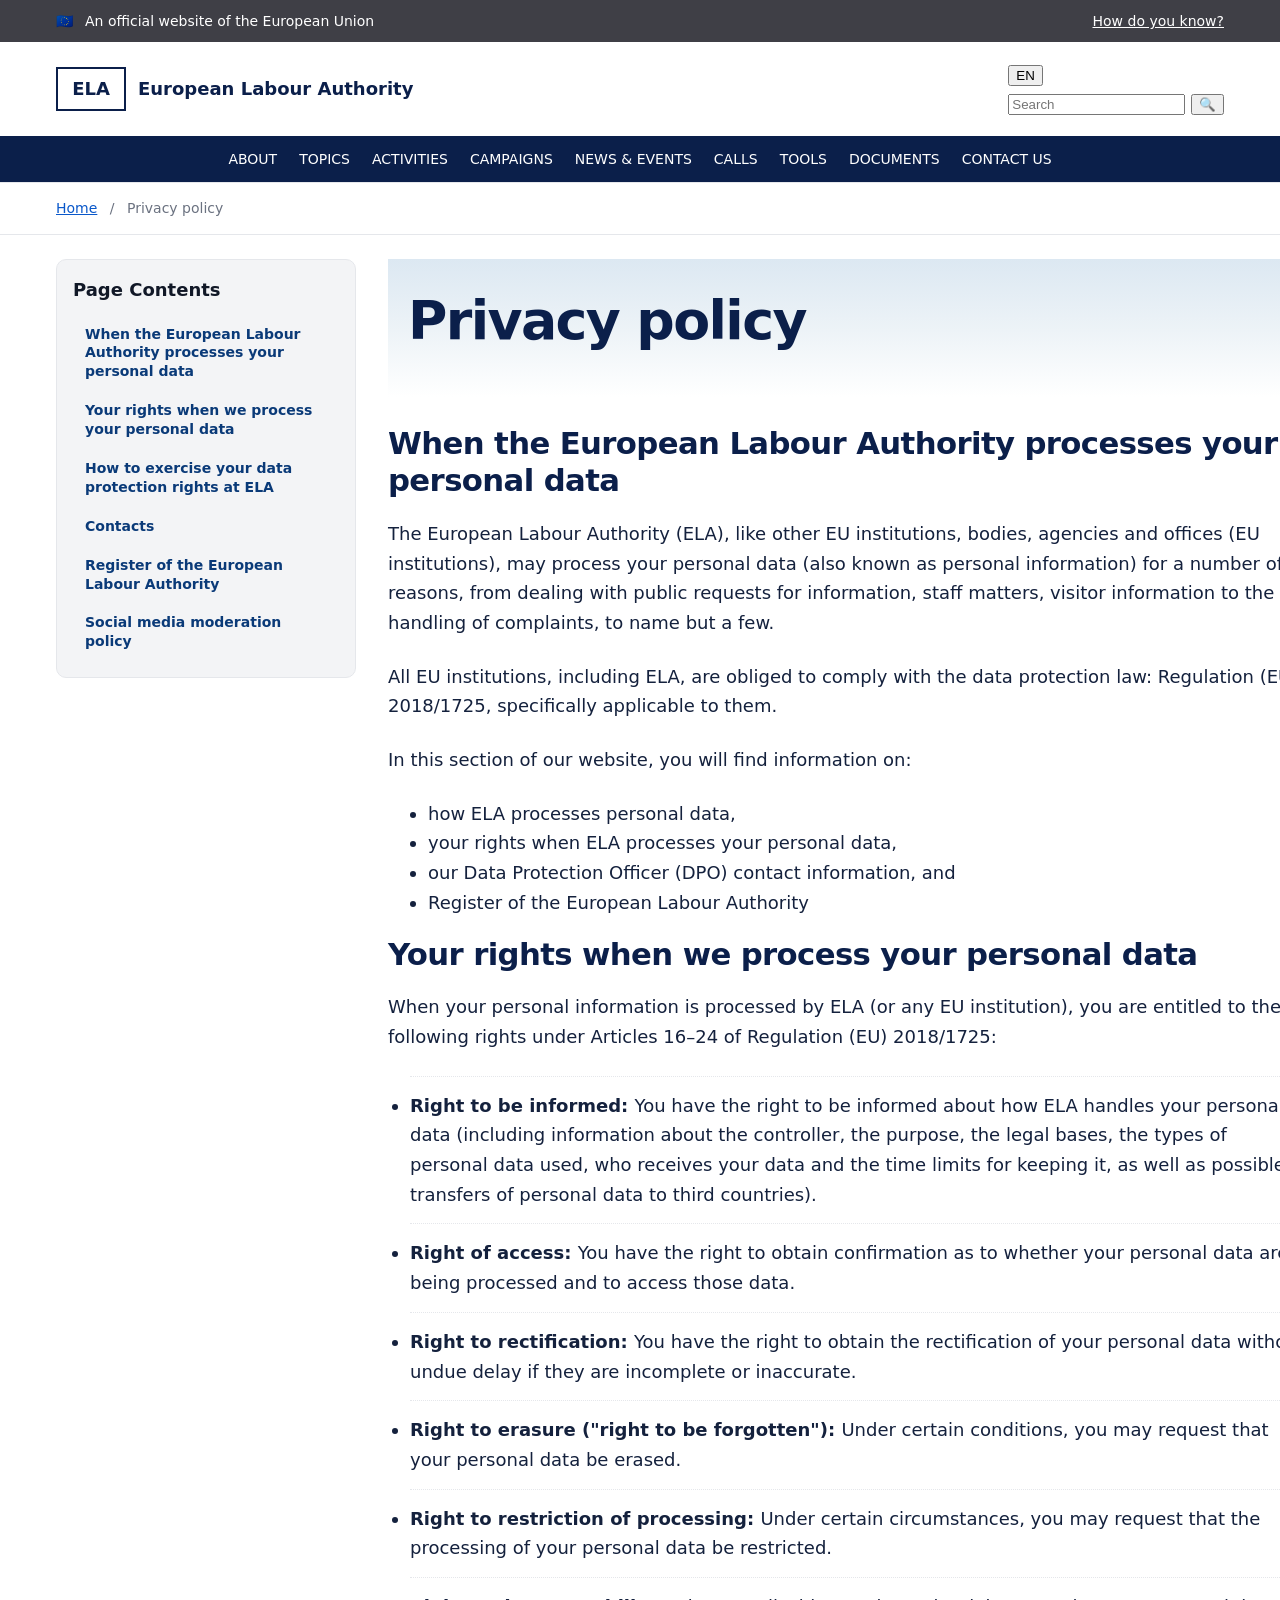
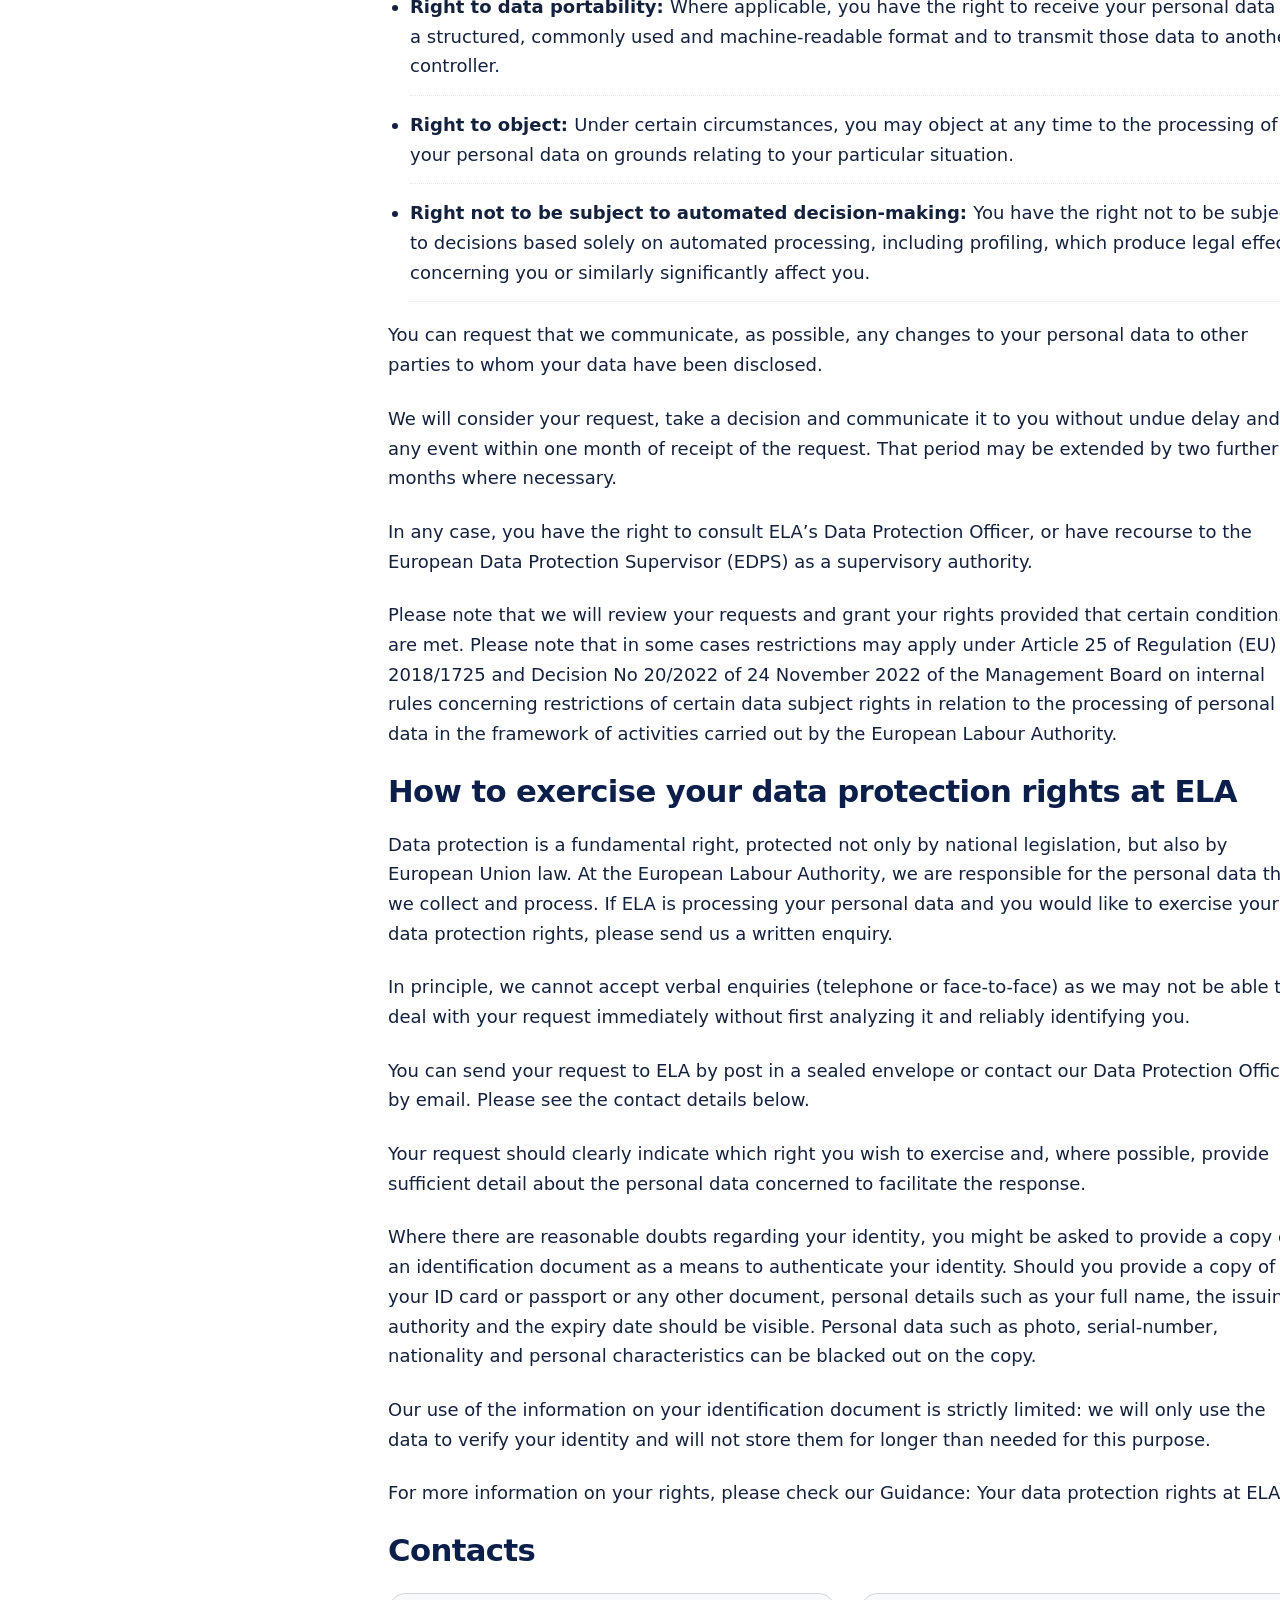
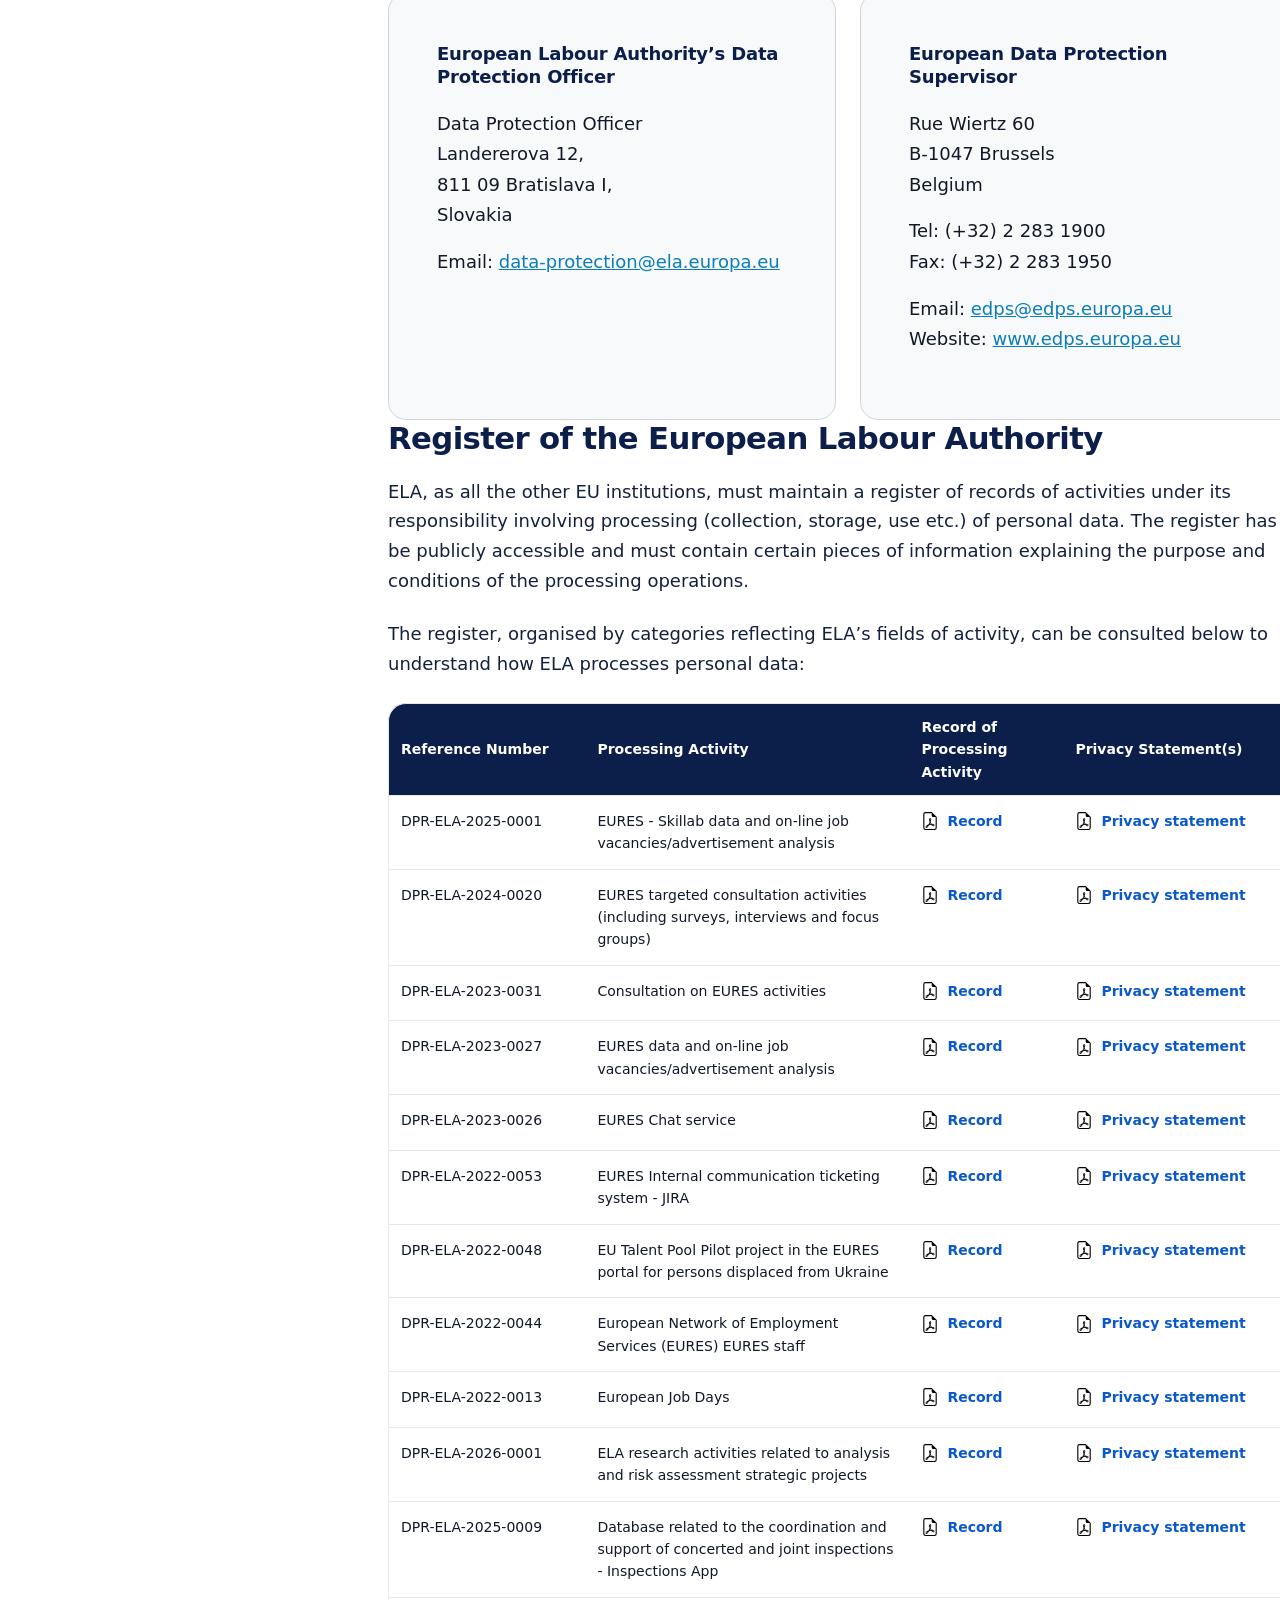
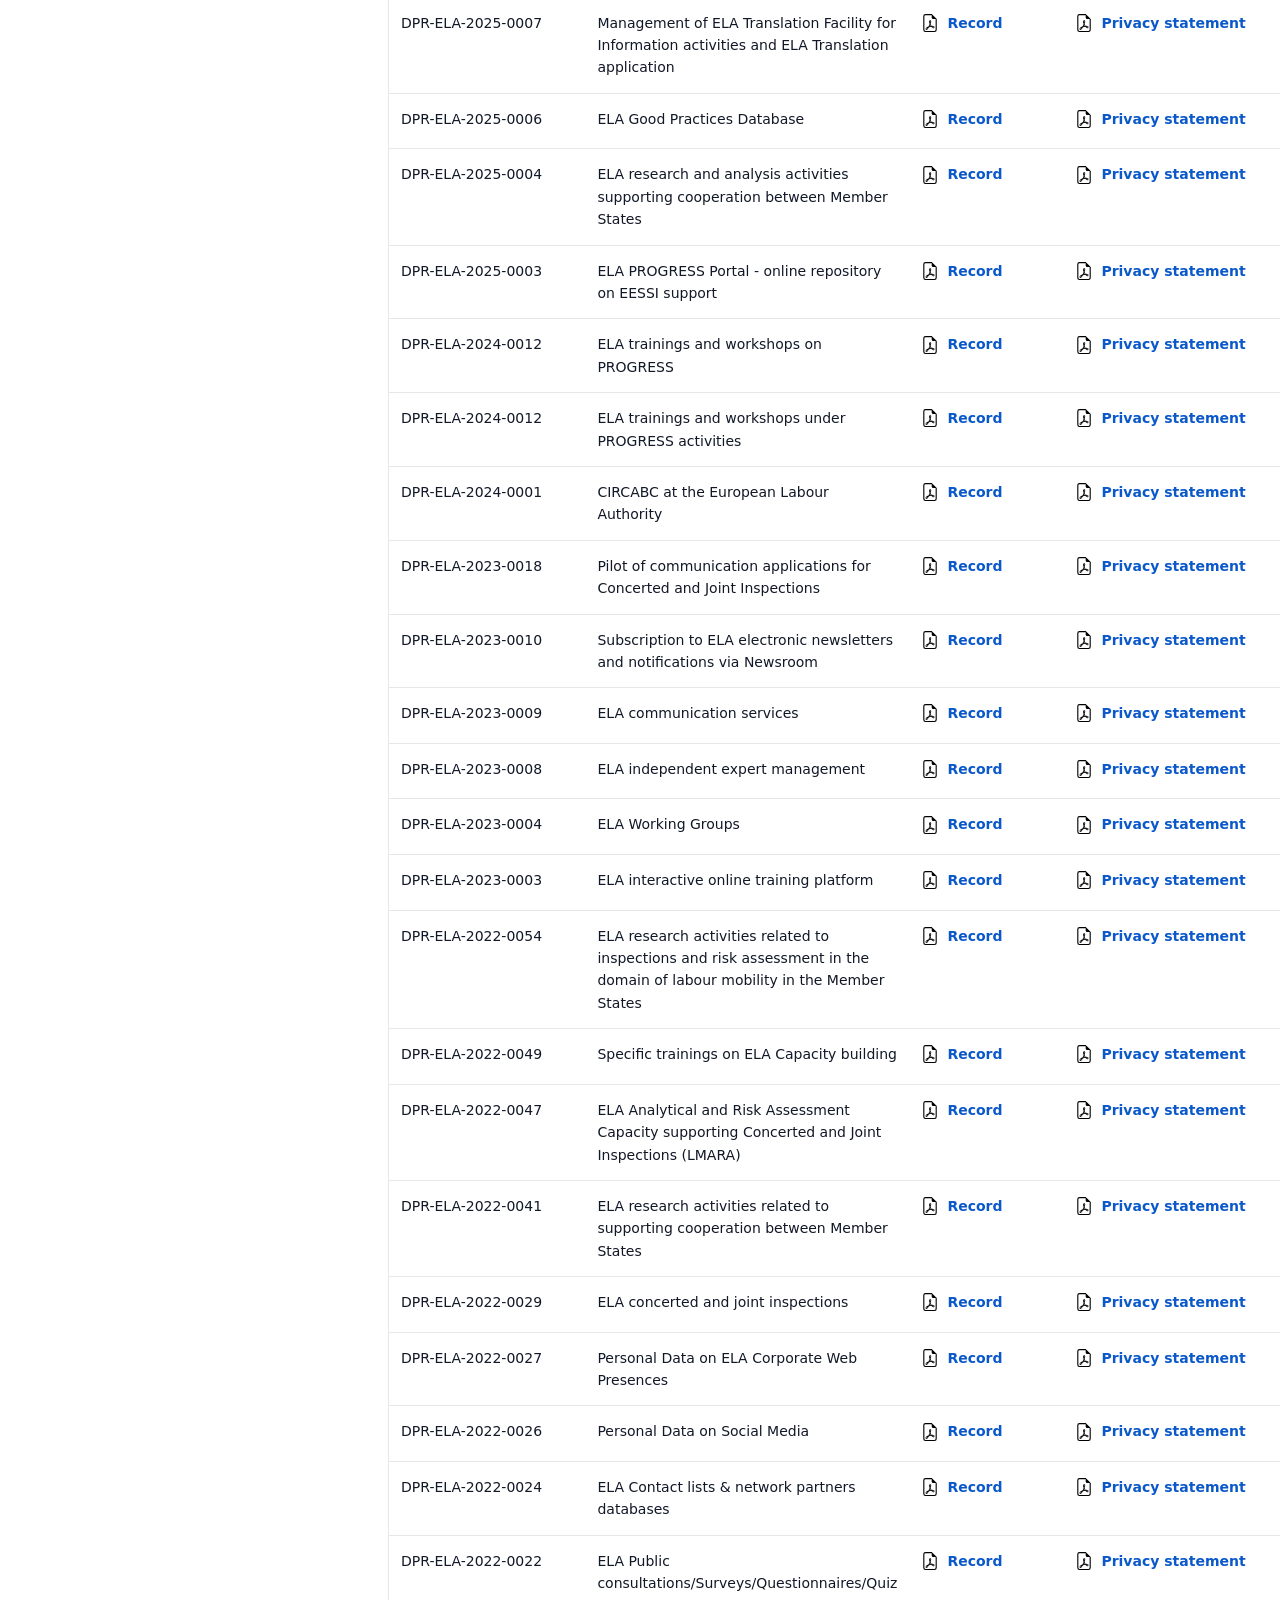
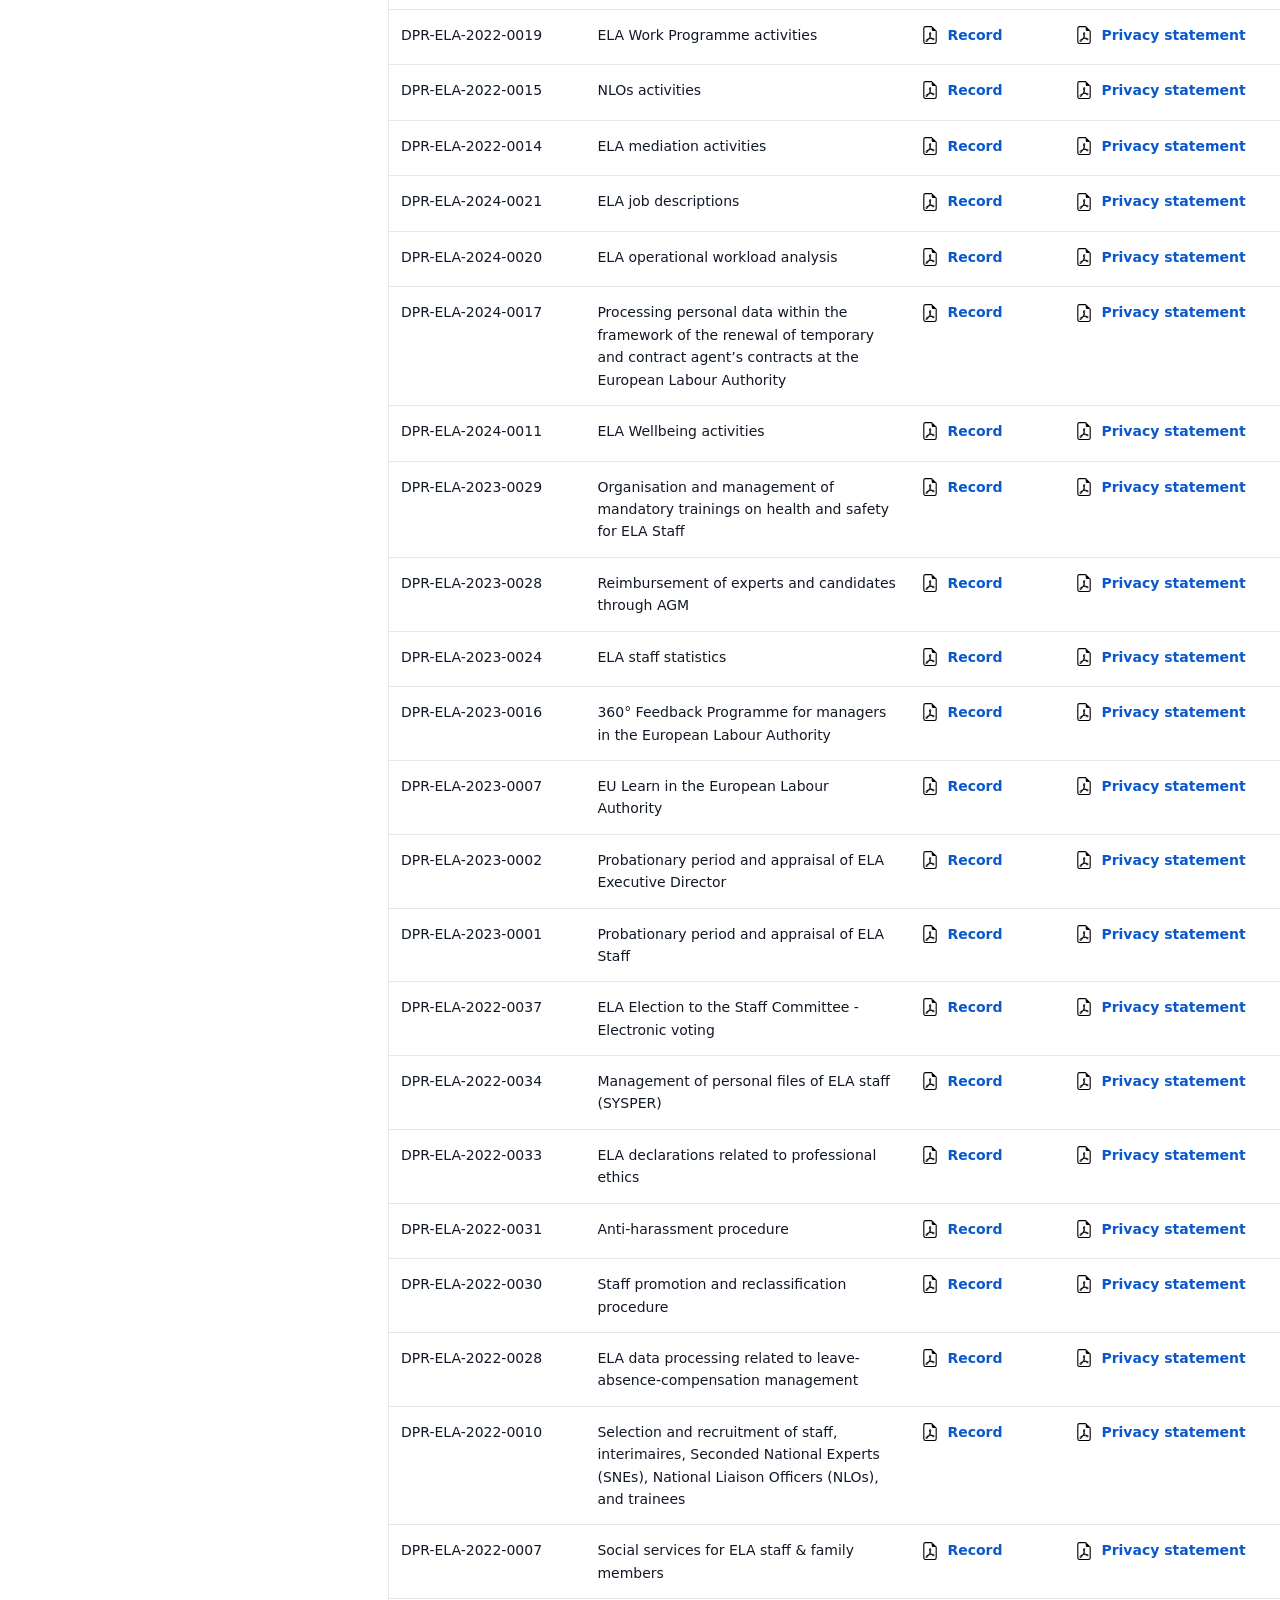
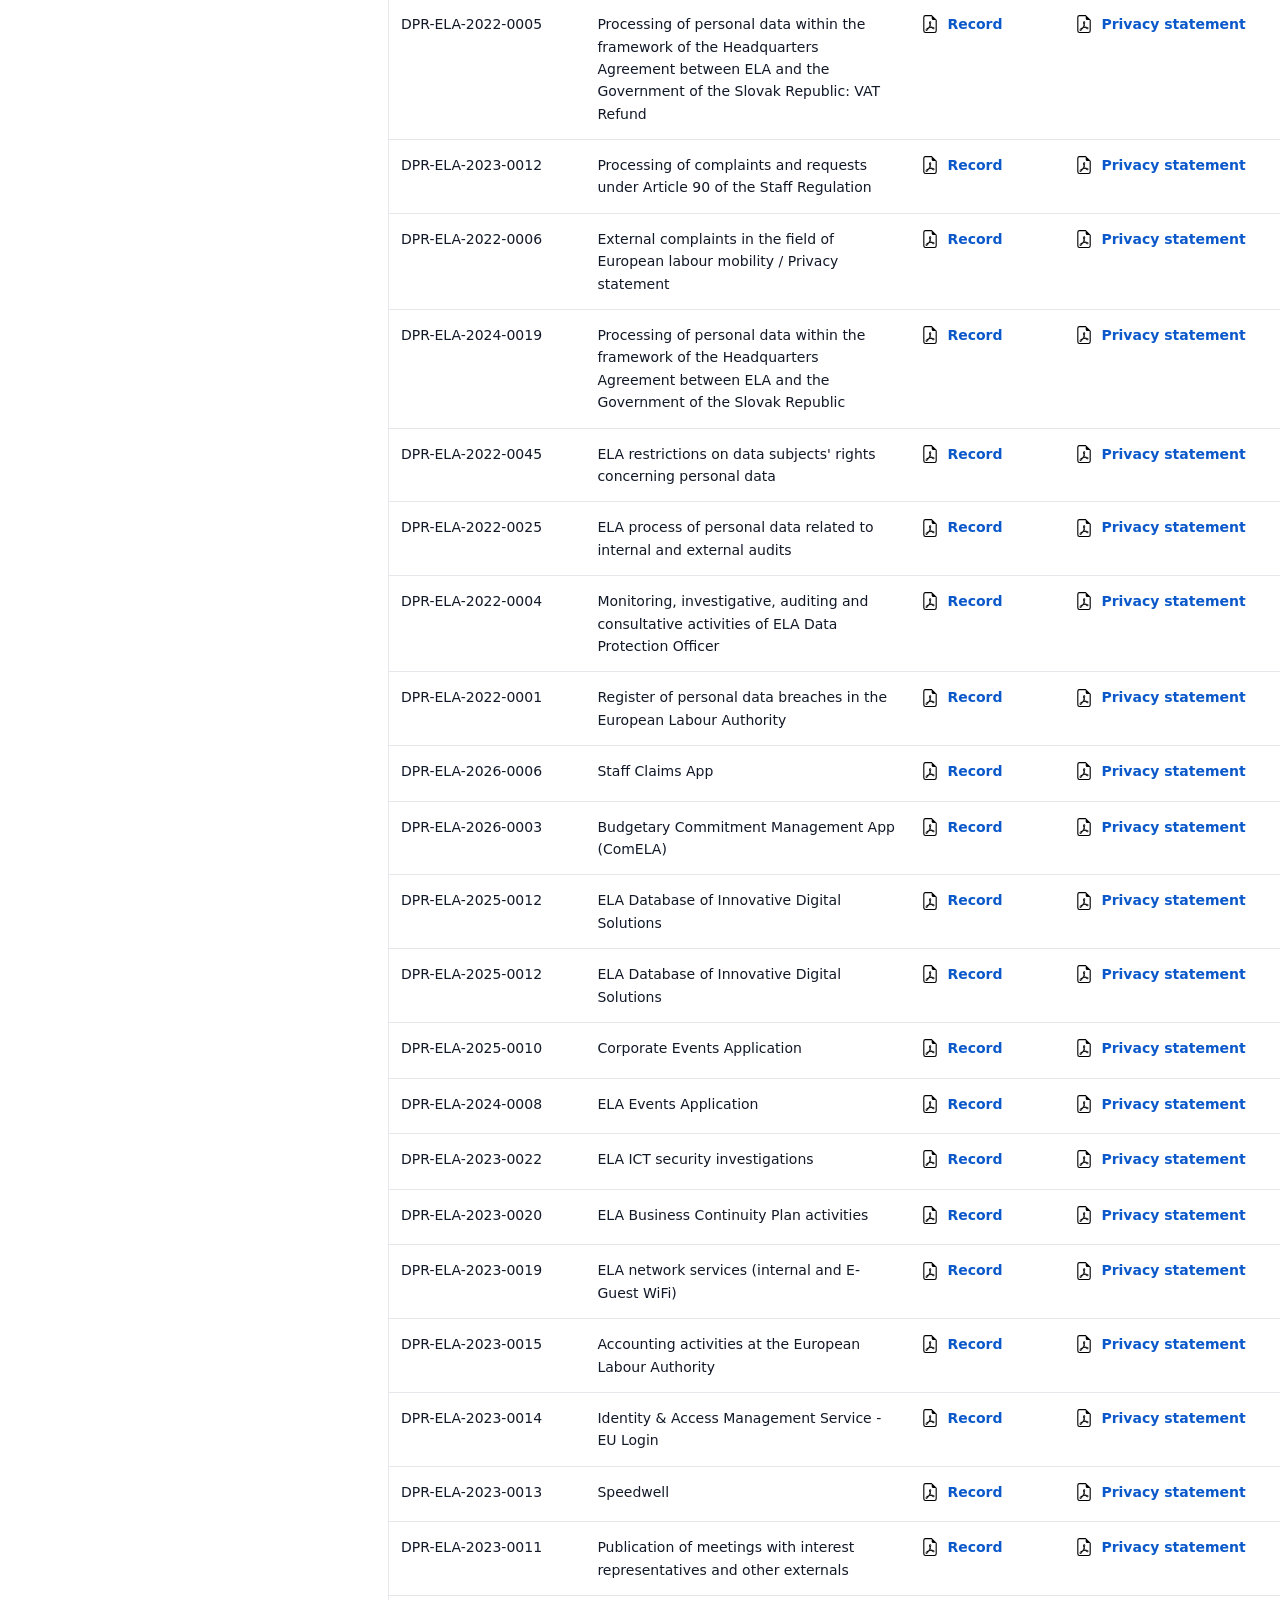
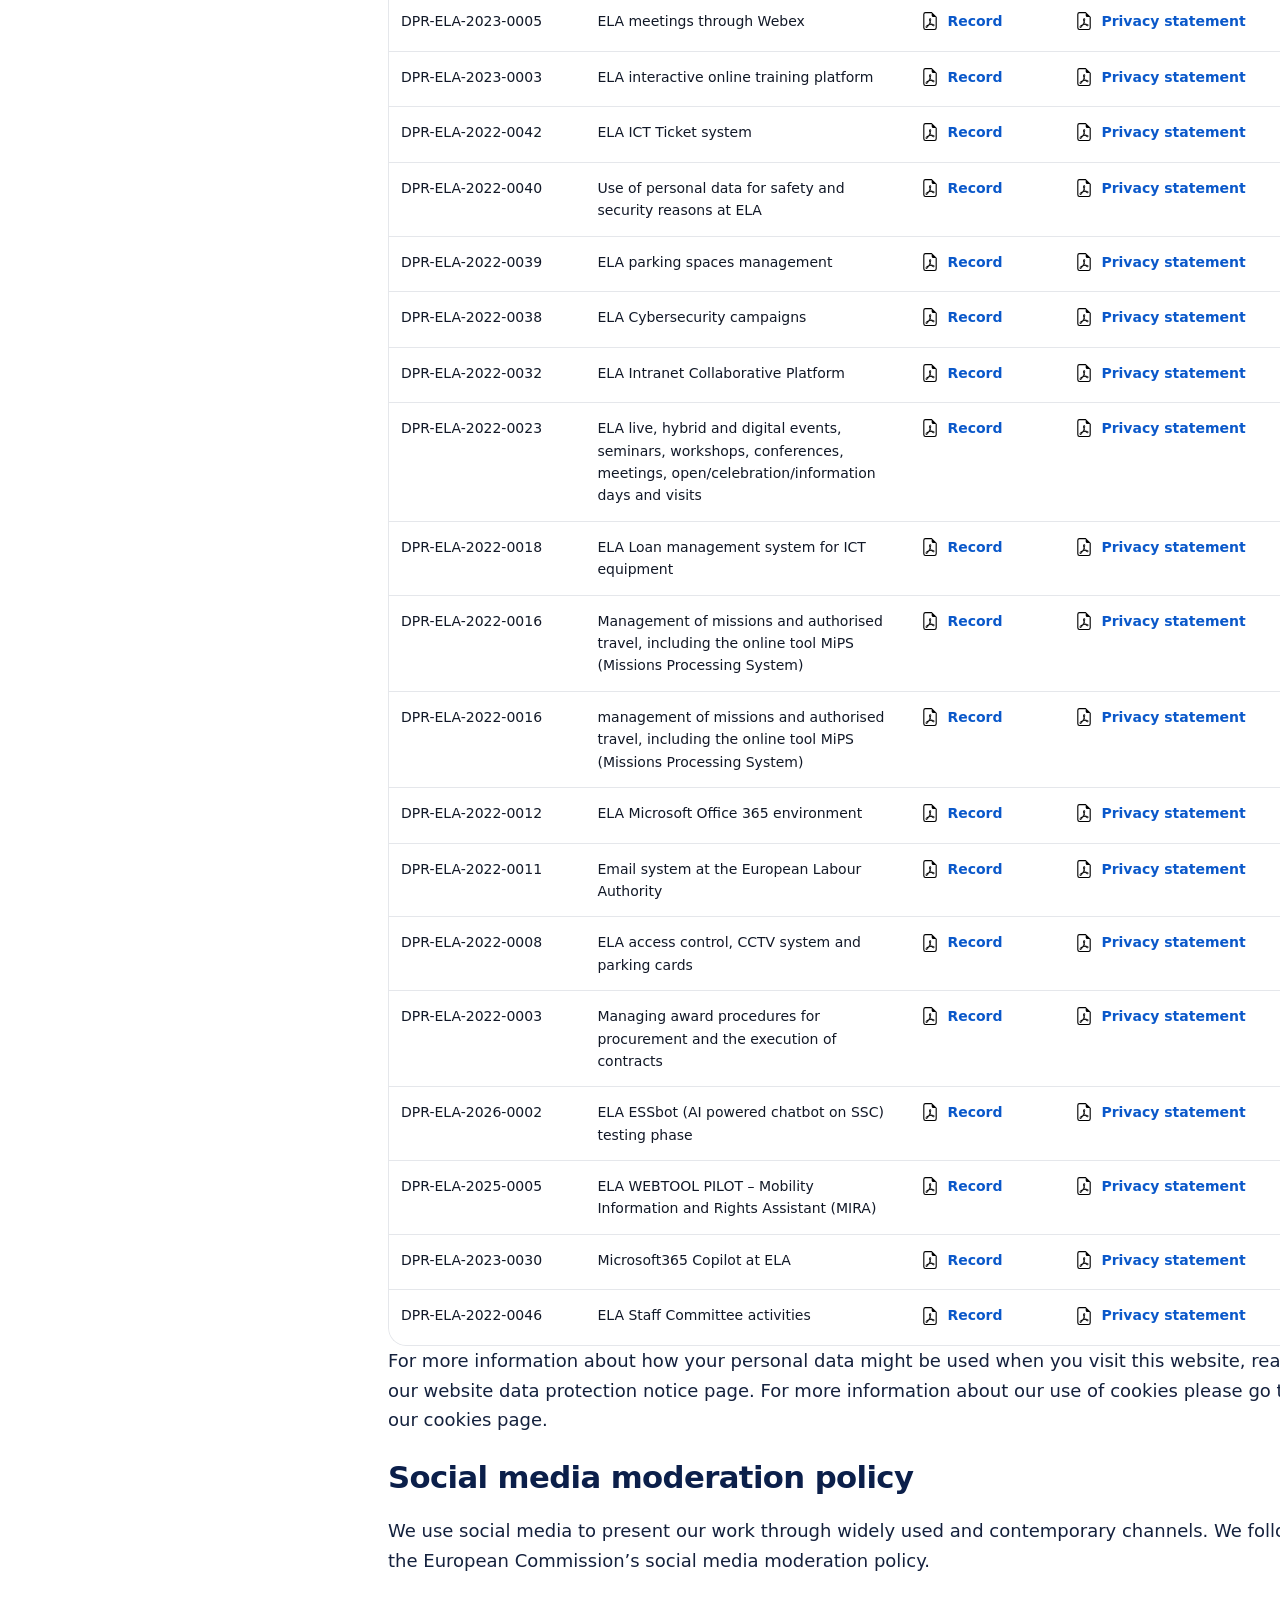
<file: index.html>
<!DOCTYPE html>
<html lang="en">
<head>
  <meta charset="UTF-8" />
  <meta name="viewport" content="width=device-width, initial-scale=1"/>
  <title>Privacy policy | European Labour Authority</title>

  <link rel="stylesheet" href="style.css" />


  <link rel="stylesheet" href="https://cdn.datatables.net/2.1.8/css/dataTables.dataTables.min.css">
  <link rel="stylesheet" href="https://cdn.datatables.net/rowgroup/1.5.1/css/rowGroup.dataTables.min.css">
</head>

<body>

  <div class="eu-bar">
    <div class="eu-bar__inner">
      <span class="eu-flag" aria-hidden="true">🇪🇺</span>
      <span>An official website of the European Union</span>
      <a class="eu-bar__link" href="#" aria-label="How do you know?">How do you know?</a>
    </div>
  </div>

  <header class="site-header">
    <div class="header-inner">
      <div class="brand">
        <div class="logo-box" aria-hidden="true">ELA</div>
        <div class="brand-text">
          <div class="brand-title">European Labour Authority</div>
        </div>
      </div>

      <div class="header-actions">
        <button class="lang-btn" type="button" aria-label="Language">EN</button>
        <form class="search" role="search">
          <input type="search" placeholder="Search" aria-label="Search"/>
          <button type="submit" aria-label="Search">🔍</button>
        </form>
      </div>
    </div>

    <nav class="main-nav" aria-label="Primary">
      <a href="#">ABOUT</a>
      <a href="#">TOPICS</a>
      <a href="#">ACTIVITIES</a>
      <a href="#">CAMPAIGNS</a>
      <a href="#">NEWS & EVENTS</a>
      <a href="#">CALLS</a>
      <a href="#">TOOLS</a>
      <a href="#">DOCUMENTS</a>
      <a href="#">CONTACT US</a>
    </nav>
  </header>

  <div class="breadcrumbs">
    <div class="breadcrumbs-inner">
      <a href="#">Home</a>
      <span class="sep">/</span>
      <span>Privacy policy</span>
    </div>
  </div>

  <div class="page">
    <div class="page-inner">

      <aside class="toc" aria-label="Page contents">
        <div class="toc-card">
          <div class="toc-title">Page Contents</div>
          <ul class="toc-list">
            <li><a href="#s1">When the European Labour Authority processes your personal data</a></li>
            <li><a href="#s2">Your rights when we process your personal data</a></li>
            <li><a href="#s3">How to exercise your data protection rights at ELA</a></li>
            <li><a href="#s4">Contacts</a></li>
            <li><a href="#s5">Register of the European Labour Authority</a></li>
            <li><a href="#s7">Social media moderation policy</a></li>
          </ul>
        </div>
      </aside>

      <div class="main">
  <section class="page-hero">
    <h1 class="page-title">Privacy policy</h1>
  </section>

        <section id="s1" class="section">
          <h2 class="section-title">When the European Labour Authority processes your personal data</h2>

          <p>The European Labour Authority (ELA), like other EU institutions, bodies, agencies and offices (EU institutions), may process your personal data (also known as personal information) for a number of reasons, from dealing with public requests for information, staff matters, visitor information to the handling of complaints, to name but a few.</p>

          <p>All EU institutions, including ELA, are obliged to comply with the data protection law: Regulation (EU) 2018/1725, specifically applicable to them.</p>

          <p>In this section of our website, you will find information on:</p>

          <ul>
            <li>how ELA processes personal data,</li>
            <li>your rights when ELA processes your personal data,</li>
            <li>our Data Protection Officer (DPO) contact information, and</li>
            <li>Register of the European Labour Authority</li>
          </ul>
        </section>

        <section id="s2" class="section">
          <h2 class="section-title">Your rights when we process your personal data</h2>

          <p>When your personal information is processed by ELA (or any EU institution), you are entitled to the following rights under Articles 16–24 of Regulation (EU) 2018/1725:</p>

          <ul class="rights-list">
            <li class="rights-item">
              <span class="right-title">Right to be informed</span><span class="right-sep">: </span>
              <span class="right-desc">You have the right to be informed about how ELA handles your personal data (including information about the controller, the purpose, the legal bases, the types of personal data used, who receives your data and the time limits for keeping it, as well as possible transfers of personal data to third countries).</span>
            </li>
            <li class="rights-item">
              <span class="right-title">Right of access</span><span class="right-sep">: </span>
              <span class="right-desc">You have the right to obtain confirmation as to whether your personal data are being processed and to access those data.</span>
            </li>
            <li class="rights-item">
              <span class="right-title">Right to rectification</span><span class="right-sep">: </span>
              <span class="right-desc">You have the right to obtain the rectification of your personal data without undue delay if they are incomplete or inaccurate.</span>
            </li>
            <li class="rights-item">
              <span class="right-title">Right to erasure ("right to be forgotten")</span><span class="right-sep">: </span>
              <span class="right-desc">Under certain conditions, you may request that your personal data be erased.</span>
            </li>
            <li class="rights-item">
              <span class="right-title">Right to restriction of processing</span><span class="right-sep">: </span>
              <span class="right-desc">Under certain circumstances, you may request that the processing of your personal data be restricted.</span>
            </li>
            <li class="rights-item">
              <span class="right-title">Right to data portability</span><span class="right-sep">: </span>
              <span class="right-desc">Where applicable, you have the right to receive your personal data in a structured, commonly used and machine-readable format and to transmit those data to another controller.</span>
            </li>
            <li class="rights-item">
              <span class="right-title">Right to object</span><span class="right-sep">: </span>
              <span class="right-desc">Under certain circumstances, you may object at any time to the processing of your personal data on grounds relating to your particular situation.</span>
            </li>
            <li class="rights-item">
              <span class="right-title">Right not to be subject to automated decision-making</span><span class="right-sep">: </span>
              <span class="right-desc">You have the right not to be subject to decisions based solely on automated processing, including profiling, which produce legal effects concerning you or similarly significantly affect you.</span>
            </li>
          </ul>

          <p>You can request that we communicate, as possible, any changes to your personal data to other parties to whom your data have been disclosed.</p>
          <p>We will consider your request, take a decision and communicate it to you without undue delay and in any event within one month of receipt of the request. That period may be extended by two further months where necessary.</p>
          <p>In any case, you have the right to consult ELA’s Data Protection Officer, or have recourse to the European Data Protection Supervisor (EDPS) as a supervisory authority.</p>
          <p>Please note that we will review your requests and grant your rights provided that certain conditions are met. Please note that in some cases restrictions may apply under Article 25 of Regulation (EU) 2018/1725 and Decision No 20/2022 of 24 November 2022 of the Management Board on internal rules concerning restrictions of certain data subject rights in relation to the processing of personal data in the framework of activities carried out by the European Labour Authority.</p>
        </section>

        <section id="s3" class="section">
          <h2 class="section-title">How to exercise your data protection rights at ELA</h2>

          <p>Data protection is a fundamental right, protected not only by national legislation, but also by European Union law. At the European Labour Authority, we are responsible for the personal data that we collect and process. If ELA is processing your personal data and you would like to exercise your data protection rights, please send us a written enquiry.</p>

<p>In principle, we cannot accept verbal enquiries (telephone or face-to-face) as we may not be able to deal with your request immediately without first analyzing it and reliably identifying you.</p>

<p>You can send your request to ELA by post in a sealed envelope or contact our Data Protection Officer by email. Please see the contact details below.</p>

<p>Your request should clearly indicate which right you wish to exercise and, where possible, provide sufficient detail about the personal data concerned to facilitate the response.</p>

<p>Where there are reasonable doubts regarding your identity, you might be asked to provide a copy of an identification document as a means to authenticate your identity. Should you provide a copy of your ID card or passport or any other document, personal details such as your full name, the issuing authority and the expiry date should be visible. Personal data such as photo, serial-number, nationality and personal characteristics can be blacked out on the copy.</p>

<p>Our use of the information on your identification document is strictly limited: we will only use the data to verify your identity and will not store them for longer than needed for this purpose.</p>

<p>For more information on your rights, please check our Guidance: Your data protection rights at ELA.</p>
        </section>

        <section id="s4" class="section">
  <h2 class="section-title">Contacts</h2>

  <div class="contacts-grid">
    <div class="contact-card">
      <h3>European Labour Authority’s Data Protection Officer</h3>
      <p>
        Data Protection Officer<br>
        Landererova 12,<br>
        811 09 Bratislava I,<br>
        Slovakia
      </p>
      <p>
        Email:
        <a href="mailto:data-protection@ela.europa.eu">data-protection@ela.europa.eu</a>
      </p>
    </div>

    <div class="contact-card">
      <h3>European Data Protection Supervisor</h3>
      <p>
        Rue Wiertz 60<br>
        B-1047 Brussels<br>
        Belgium
      </p>
      <p>
        Tel: (+32) 2 283 1900<br>
        Fax: (+32) 2 283 1950
      </p>
      <p>
        Email:
        <a href="mailto:edps@edps.europa.eu">edps@edps.europa.eu</a><br>
        Website:
        <a href="https://www.edps.europa.eu" target="_blank" rel="noopener">www.edps.europa.eu</a>
      </p>
    </div>
  </div>
</section>

<section id="s5" class="section">
  <h2 class="section-title">Register of the European Labour Authority</h2>

  <p>ELA, as all the other EU institutions, must maintain a register of records of activities under its responsibility involving processing (collection, storage, use etc.) of personal data. The register has to be publicly accessible and must contain certain pieces of information explaining the purpose and conditions of the processing operations.</p>

  <p>The register, organised by categories reflecting ELA’s fields of activity, can be consulted below to understand how ELA processes personal data:</p>

  <div class="table-wrap">
    <table id="registerTable" class="display records">
      <thead>
        <tr>
          <th class="col-ref">Reference Number</th>
          <th class="col-act">Processing Activity</th>
          <th class="col-rec">Record of Processing Activity</th>
          <th class="col-ps">Privacy Statement(s)</th>
          <th class="col-cat">Category</th>
        </tr>
      </thead>

<tbody>

<tr><td>DPR-ELA-2025-0001</td><td>EURES - Skillab data and on-line job vacancies/advertisement analysis</td><td><a class="doc-link" href="#"><img class="pdf-svg" src="file-earmark-pdf.svg" alt=""><span>Record</span></a></td><td><a class="doc-link" href="#"><img class="pdf-svg" src="file-earmark-pdf.svg" alt=""><span>Privacy statement</span></a></td><td>EURES</td></tr>
<tr><td>DPR-ELA-2024-0020</td><td>EURES targeted consultation activities (including surveys, interviews and focus groups)</td><td><a class="doc-link" href="#"><img class="pdf-svg" src="file-earmark-pdf.svg" alt=""><span>Record</span></a></td><td><a class="doc-link" href="#"><img class="pdf-svg" src="file-earmark-pdf.svg" alt=""><span>Privacy statement</span></a></td><td>EURES</td></tr>
<tr><td>DPR-ELA-2023-0031</td><td>Consultation on EURES activities</td><td><a class="doc-link" href="#"><img class="pdf-svg" src="file-earmark-pdf.svg" alt=""><span>Record</span></a></td><td><a class="doc-link" href="#"><img class="pdf-svg" src="file-earmark-pdf.svg" alt=""><span>Privacy statement</span></a></td><td>EURES</td></tr>
<tr><td>DPR-ELA-2023-0027</td><td>EURES data and on-line job vacancies/advertisement analysis</td><td><a class="doc-link" href="#"><img class="pdf-svg" src="file-earmark-pdf.svg" alt=""><span>Record</span></a></td><td><a class="doc-link" href="#"><img class="pdf-svg" src="file-earmark-pdf.svg" alt=""><span>Privacy statement</span></a></td><td>EURES</td></tr>
<tr><td>DPR-ELA-2023-0026</td><td>EURES Chat service</td><td><a class="doc-link" href="#"><img class="pdf-svg" src="file-earmark-pdf.svg" alt=""><span>Record</span></a></td><td><a class="doc-link" href="#"><img class="pdf-svg" src="file-earmark-pdf.svg" alt=""><span>Privacy statement</span></a></td><td>EURES</td></tr>
<tr><td>DPR-ELA-2022-0053</td><td>EURES Internal communication ticketing system - JIRA</td><td><a class="doc-link" href="#"><img class="pdf-svg" src="file-earmark-pdf.svg" alt=""><span>Record</span></a></td><td><a class="doc-link" href="#"><img class="pdf-svg" src="file-earmark-pdf.svg" alt=""><span>Privacy statement</span></a></td><td>EURES</td></tr>
<tr><td>DPR-ELA-2022-0048</td><td>EU Talent Pool Pilot project in the EURES portal for persons displaced from Ukraine</td><td><a class="doc-link" href="#"><img class="pdf-svg" src="file-earmark-pdf.svg" alt=""><span>Record</span></a></td><td><a class="doc-link" href="#"><img class="pdf-svg" src="file-earmark-pdf.svg" alt=""><span>Privacy statement</span></a></td><td>EURES</td></tr>
<tr><td>DPR-ELA-2022-0044</td><td>European Network of Employment Services (EURES) EURES staff</td><td><a class="doc-link" href="#"><img class="pdf-svg" src="file-earmark-pdf.svg" alt=""><span>Record</span></a></td><td><a class="doc-link" href="#"><img class="pdf-svg" src="file-earmark-pdf.svg" alt=""><span>Privacy statement</span></a></td><td>EURES</td></tr>
<tr><td>DPR-ELA-2022-0013</td><td>European Job Days</td><td><a class="doc-link" href="#"><img class="pdf-svg" src="file-earmark-pdf.svg" alt=""><span>Record</span></a></td><td><a class="doc-link" href="#"><img class="pdf-svg" src="file-earmark-pdf.svg" alt=""><span>Privacy statement</span></a></td><td>EURES</td></tr>

<tr><td>DPR-ELA-2026-0001</td><td>ELA research activities related to analysis and risk assessment strategic projects</td><td><a class="doc-link" href="#"><img class="pdf-svg" src="file-earmark-pdf.svg" alt=""><span>Record</span></a></td><td><a class="doc-link" href="#"><img class="pdf-svg" src="file-earmark-pdf.svg" alt=""><span>Privacy statement</span></a></td><td>Operations</td></tr>
<tr><td>DPR-ELA-2025-0009</td><td>Database related to the coordination and support of concerted and joint inspections - Inspections App</td><td><a class="doc-link" href="#"><img class="pdf-svg" src="file-earmark-pdf.svg" alt=""><span>Record</span></a></td><td><a class="doc-link" href="#"><img class="pdf-svg" src="file-earmark-pdf.svg" alt=""><span>Privacy statement</span></a></td><td>Operations</td></tr>
<tr><td>DPR-ELA-2025-0007</td><td>Management of ELA Translation Facility for Information activities and ELA Translation application</td><td><a class="doc-link" href="#"><img class="pdf-svg" src="file-earmark-pdf.svg" alt=""><span>Record</span></a></td><td><a class="doc-link" href="#"><img class="pdf-svg" src="file-earmark-pdf.svg" alt=""><span>Privacy statement</span></a></td><td>Operations</td></tr>
<tr><td>DPR-ELA-2025-0006</td><td>ELA Good Practices Database</td><td><a class="doc-link" href="#"><img class="pdf-svg" src="file-earmark-pdf.svg" alt=""><span>Record</span></a></td><td><a class="doc-link" href="#"><img class="pdf-svg" src="file-earmark-pdf.svg" alt=""><span>Privacy statement</span></a></td><td>Operations</td></tr>
<tr><td>DPR-ELA-2025-0004</td><td>ELA research and analysis activities supporting cooperation between Member States</td><td><a class="doc-link" href="#"><img class="pdf-svg" src="file-earmark-pdf.svg" alt=""><span>Record</span></a></td><td><a class="doc-link" href="#"><img class="pdf-svg" src="file-earmark-pdf.svg" alt=""><span>Privacy statement</span></a></td><td>Operations</td></tr>
<tr><td>DPR-ELA-2025-0003</td><td>ELA PROGRESS Portal - online repository on EESSI support</td><td><a class="doc-link" href="#"><img class="pdf-svg" src="file-earmark-pdf.svg" alt=""><span>Record</span></a></td><td><a class="doc-link" href="#"><img class="pdf-svg" src="file-earmark-pdf.svg" alt=""><span>Privacy statement</span></a></td><td>Operations</td></tr>
<tr><td>DPR-ELA-2024-0012</td><td>ELA trainings and workshops on PROGRESS</td><td><a class="doc-link" href="#"><img class="pdf-svg" src="file-earmark-pdf.svg" alt=""><span>Record</span></a></td><td><a class="doc-link" href="#"><img class="pdf-svg" src="file-earmark-pdf.svg" alt=""><span>Privacy statement</span></a></td><td>Operations</td></tr>
<tr><td>DPR-ELA-2024-0012</td><td>ELA trainings and workshops under PROGRESS activities</td><td><a class="doc-link" href="#"><img class="pdf-svg" src="file-earmark-pdf.svg" alt=""><span>Record</span></a></td><td><a class="doc-link" href="#"><img class="pdf-svg" src="file-earmark-pdf.svg" alt=""><span>Privacy statement</span></a></td><td>Operations</td></tr>
<tr><td>DPR-ELA-2024-0001</td><td>CIRCABC at the European Labour Authority</td><td><a class="doc-link" href="#"><img class="pdf-svg" src="file-earmark-pdf.svg" alt=""><span>Record</span></a></td><td><a class="doc-link" href="#"><img class="pdf-svg" src="file-earmark-pdf.svg" alt=""><span>Privacy statement</span></a></td><td>Operations</td></tr>
<tr><td>DPR-ELA-2023-0018</td><td>Pilot of communication applications for Concerted and Joint Inspections</td><td><a class="doc-link" href="#"><img class="pdf-svg" src="file-earmark-pdf.svg" alt=""><span>Record</span></a></td><td><a class="doc-link" href="#"><img class="pdf-svg" src="file-earmark-pdf.svg" alt=""><span>Privacy statement</span></a></td><td>Operations</td></tr>
<tr><td>DPR-ELA-2023-0010</td><td>Subscription to ELA electronic newsletters and notifications via Newsroom</td><td><a class="doc-link" href="#"><img class="pdf-svg" src="file-earmark-pdf.svg" alt=""><span>Record</span></a></td><td><a class="doc-link" href="#"><img class="pdf-svg" src="file-earmark-pdf.svg" alt=""><span>Privacy statement</span></a></td><td>Operations</td></tr>
<tr><td>DPR-ELA-2023-0009</td><td>ELA communication services</td><td><a class="doc-link" href="#"><img class="pdf-svg" src="file-earmark-pdf.svg" alt=""><span>Record</span></a></td><td><a class="doc-link" href="#"><img class="pdf-svg" src="file-earmark-pdf.svg" alt=""><span>Privacy statement</span></a></td><td>Operations</td></tr>
<tr><td>DPR-ELA-2023-0008</td><td>ELA independent expert management</td><td><a class="doc-link" href="#"><img class="pdf-svg" src="file-earmark-pdf.svg" alt=""><span>Record</span></a></td><td><a class="doc-link" href="#"><img class="pdf-svg" src="file-earmark-pdf.svg" alt=""><span>Privacy statement</span></a></td><td>Operations</td></tr>
<tr><td>DPR-ELA-2023-0004</td><td>ELA Working Groups</td><td><a class="doc-link" href="#"><img class="pdf-svg" src="file-earmark-pdf.svg" alt=""><span>Record</span></a></td><td><a class="doc-link" href="#"><img class="pdf-svg" src="file-earmark-pdf.svg" alt=""><span>Privacy statement</span></a></td><td>Operations</td></tr>
<tr><td>DPR-ELA-2023-0003</td><td>ELA interactive online training platform</td><td><a class="doc-link" href="#"><img class="pdf-svg" src="file-earmark-pdf.svg" alt=""><span>Record</span></a></td><td><a class="doc-link" href="#"><img class="pdf-svg" src="file-earmark-pdf.svg" alt=""><span>Privacy statement</span></a></td><td>Operations</td></tr>
<tr><td>DPR-ELA-2022-0054</td><td>ELA research activities related to inspections and risk assessment in the domain of labour mobility in the Member States</td><td><a class="doc-link" href="#"><img class="pdf-svg" src="file-earmark-pdf.svg" alt=""><span>Record</span></a></td><td><a class="doc-link" href="#"><img class="pdf-svg" src="file-earmark-pdf.svg" alt=""><span>Privacy statement</span></a></td><td>Operations</td></tr>
<tr><td>DPR-ELA-2022-0049</td><td>Specific trainings on ELA Capacity building</td><td><a class="doc-link" href="#"><img class="pdf-svg" src="file-earmark-pdf.svg" alt=""><span>Record</span></a></td><td><a class="doc-link" href="#"><img class="pdf-svg" src="file-earmark-pdf.svg" alt=""><span>Privacy statement</span></a></td><td>Operations</td></tr>
<tr><td>DPR-ELA-2022-0047</td><td>ELA Analytical and Risk Assessment Capacity supporting Concerted and Joint Inspections (LMARA)</td><td><a class="doc-link" href="#"><img class="pdf-svg" src="file-earmark-pdf.svg" alt=""><span>Record</span></a></td><td><a class="doc-link" href="#"><img class="pdf-svg" src="file-earmark-pdf.svg" alt=""><span>Privacy statement</span></a></td><td>Operations</td></tr>
<tr><td>DPR-ELA-2022-0041</td><td>ELA research activities related to supporting cooperation between Member States</td><td><a class="doc-link" href="#"><img class="pdf-svg" src="file-earmark-pdf.svg" alt=""><span>Record</span></a></td><td><a class="doc-link" href="#"><img class="pdf-svg" src="file-earmark-pdf.svg" alt=""><span>Privacy statement</span></a></td><td>Operations</td></tr>
<tr><td>DPR-ELA-2022-0029</td><td>ELA concerted and joint inspections</td><td><a class="doc-link" href="#"><img class="pdf-svg" src="file-earmark-pdf.svg" alt=""><span>Record</span></a></td><td><a class="doc-link" href="#"><img class="pdf-svg" src="file-earmark-pdf.svg" alt=""><span>Privacy statement</span></a></td><td>Operations</td></tr>
<tr><td>DPR-ELA-2022-0027</td><td>Personal Data on ELA Corporate Web Presences</td><td><a class="doc-link" href="#"><img class="pdf-svg" src="file-earmark-pdf.svg" alt=""><span>Record</span></a></td><td><a class="doc-link" href="#"><img class="pdf-svg" src="file-earmark-pdf.svg" alt=""><span>Privacy statement</span></a></td><td>Operations</td></tr>
<tr><td>DPR-ELA-2022-0026</td><td>Personal Data on Social Media</td><td><a class="doc-link" href="#"><img class="pdf-svg" src="file-earmark-pdf.svg" alt=""><span>Record</span></a></td><td><a class="doc-link" href="#"><img class="pdf-svg" src="file-earmark-pdf.svg" alt=""><span>Privacy statement</span></a></td><td>Operations</td></tr>
<tr><td>DPR-ELA-2022-0024</td><td>ELA Contact lists &amp; network partners databases</td><td><a class="doc-link" href="#"><img class="pdf-svg" src="file-earmark-pdf.svg" alt=""><span>Record</span></a></td><td><a class="doc-link" href="#"><img class="pdf-svg" src="file-earmark-pdf.svg" alt=""><span>Privacy statement</span></a></td><td>Operations</td></tr>
<tr><td>DPR-ELA-2022-0022</td><td>ELA Public consultations/Surveys/Questionnaires/Quiz</td><td><a class="doc-link" href="#"><img class="pdf-svg" src="file-earmark-pdf.svg" alt=""><span>Record</span></a></td><td><a class="doc-link" href="#"><img class="pdf-svg" src="file-earmark-pdf.svg" alt=""><span>Privacy statement</span></a></td><td>Operations</td></tr>
<tr><td>DPR-ELA-2022-0019</td><td>ELA Work Programme activities</td><td><a class="doc-link" href="#"><img class="pdf-svg" src="file-earmark-pdf.svg" alt=""><span>Record</span></a></td><td><a class="doc-link" href="#"><img class="pdf-svg" src="file-earmark-pdf.svg" alt=""><span>Privacy statement</span></a></td><td>Operations</td></tr>
<tr><td>DPR-ELA-2022-0015</td><td>NLOs activities</td><td><a class="doc-link" href="#"><img class="pdf-svg" src="file-earmark-pdf.svg" alt=""><span>Record</span></a></td><td><a class="doc-link" href="#"><img class="pdf-svg" src="file-earmark-pdf.svg" alt=""><span>Privacy statement</span></a></td><td>Operations</td></tr>
<tr><td>DPR-ELA-2022-0014</td><td>ELA mediation activities</td><td><a class="doc-link" href="#"><img class="pdf-svg" src="file-earmark-pdf.svg" alt=""><span>Record</span></a></td><td><a class="doc-link" href="#"><img class="pdf-svg" src="file-earmark-pdf.svg" alt=""><span>Privacy statement</span></a></td><td>Operations</td></tr>

<tr><td>DPR-ELA-2024-0021</td><td>ELA job descriptions</td><td><a class="doc-link" href="#"><img class="pdf-svg" src="file-earmark-pdf.svg" alt=""><span>Record</span></a></td><td><a class="doc-link" href="#"><img class="pdf-svg" src="file-earmark-pdf.svg" alt=""><span>Privacy statement</span></a></td><td>Human Resources</td></tr>
<tr><td>DPR-ELA-2024-0020</td><td>ELA operational workload analysis</td><td><a class="doc-link" href="#"><img class="pdf-svg" src="file-earmark-pdf.svg" alt=""><span>Record</span></a></td><td><a class="doc-link" href="#"><img class="pdf-svg" src="file-earmark-pdf.svg" alt=""><span>Privacy statement</span></a></td><td>Human Resources</td></tr>
<tr><td>DPR-ELA-2024-0017</td><td>Processing personal data within the framework of the renewal of temporary and contract agent’s contracts at the European Labour Authority</td><td><a class="doc-link" href="#"><img class="pdf-svg" src="file-earmark-pdf.svg" alt=""><span>Record</span></a></td><td><a class="doc-link" href="#"><img class="pdf-svg" src="file-earmark-pdf.svg" alt=""><span>Privacy statement</span></a></td><td>Human Resources</td></tr>
<tr><td>DPR-ELA-2024-0011</td><td>ELA Wellbeing activities</td><td><a class="doc-link" href="#"><img class="pdf-svg" src="file-earmark-pdf.svg" alt=""><span>Record</span></a></td><td><a class="doc-link" href="#"><img class="pdf-svg" src="file-earmark-pdf.svg" alt=""><span>Privacy statement</span></a></td><td>Human Resources</td></tr>
<tr><td>DPR-ELA-2023-0029</td><td>Organisation and management of mandatory trainings on health and safety for ELA Staff</td><td><a class="doc-link" href="#"><img class="pdf-svg" src="file-earmark-pdf.svg" alt=""><span>Record</span></a></td><td><a class="doc-link" href="#"><img class="pdf-svg" src="file-earmark-pdf.svg" alt=""><span>Privacy statement</span></a></td><td>Human Resources</td></tr>
<tr><td>DPR-ELA-2023-0028</td><td>Reimbursement of experts and candidates through AGM</td><td><a class="doc-link" href="#"><img class="pdf-svg" src="file-earmark-pdf.svg" alt=""><span>Record</span></a></td><td><a class="doc-link" href="#"><img class="pdf-svg" src="file-earmark-pdf.svg" alt=""><span>Privacy statement</span></a></td><td>Human Resources</td></tr>
<tr><td>DPR-ELA-2023-0024</td><td>ELA staff statistics</td><td><a class="doc-link" href="#"><img class="pdf-svg" src="file-earmark-pdf.svg" alt=""><span>Record</span></a></td><td><a class="doc-link" href="#"><img class="pdf-svg" src="file-earmark-pdf.svg" alt=""><span>Privacy statement</span></a></td><td>Human Resources</td></tr>
<tr><td>DPR-ELA-2023-0016</td><td>360° Feedback Programme for managers in the European Labour Authority</td><td><a class="doc-link" href="#"><img class="pdf-svg" src="file-earmark-pdf.svg" alt=""><span>Record</span></a></td><td><a class="doc-link" href="#"><img class="pdf-svg" src="file-earmark-pdf.svg" alt=""><span>Privacy statement</span></a></td><td>Human Resources</td></tr>
<tr><td>DPR-ELA-2023-0007</td><td>EU Learn in the European Labour Authority</td><td><a class="doc-link" href="#"><img class="pdf-svg" src="file-earmark-pdf.svg" alt=""><span>Record</span></a></td><td><a class="doc-link" href="#"><img class="pdf-svg" src="file-earmark-pdf.svg" alt=""><span>Privacy statement</span></a></td><td>Human Resources</td></tr>
<tr><td>DPR-ELA-2023-0002</td><td>Probationary period and appraisal of ELA Executive Director</td><td><a class="doc-link" href="#"><img class="pdf-svg" src="file-earmark-pdf.svg" alt=""><span>Record</span></a></td><td><a class="doc-link" href="#"><img class="pdf-svg" src="file-earmark-pdf.svg" alt=""><span>Privacy statement</span></a></td><td>Human Resources</td></tr>
<tr><td>DPR-ELA-2023-0001</td><td>Probationary period and appraisal of ELA Staff</td><td><a class="doc-link" href="#"><img class="pdf-svg" src="file-earmark-pdf.svg" alt=""><span>Record</span></a></td><td><a class="doc-link" href="#"><img class="pdf-svg" src="file-earmark-pdf.svg" alt=""><span>Privacy statement</span></a></td><td>Human Resources</td></tr>
<tr><td>DPR-ELA-2022-0037</td><td>ELA Election to the Staff Committee - Electronic voting</td><td><a class="doc-link" href="#"><img class="pdf-svg" src="file-earmark-pdf.svg" alt=""><span>Record</span></a></td><td><a class="doc-link" href="#"><img class="pdf-svg" src="file-earmark-pdf.svg" alt=""><span>Privacy statement</span></a></td><td>Human Resources</td></tr>
<tr><td>DPR-ELA-2022-0034</td><td>Management of personal files of ELA staff (SYSPER)</td><td><a class="doc-link" href="#"><img class="pdf-svg" src="file-earmark-pdf.svg" alt=""><span>Record</span></a></td><td><a class="doc-link" href="#"><img class="pdf-svg" src="file-earmark-pdf.svg" alt=""><span>Privacy statement</span></a></td><td>Human Resources</td></tr>
<tr><td>DPR-ELA-2022-0033</td><td>ELA declarations related to professional ethics</td><td><a class="doc-link" href="#"><img class="pdf-svg" src="file-earmark-pdf.svg" alt=""><span>Record</span></a></td><td><a class="doc-link" href="#"><img class="pdf-svg" src="file-earmark-pdf.svg" alt=""><span>Privacy statement</span></a></td><td>Human Resources</td></tr>
<tr><td>DPR-ELA-2022-0031</td><td>Anti-harassment procedure</td><td><a class="doc-link" href="#"><img class="pdf-svg" src="file-earmark-pdf.svg" alt=""><span>Record</span></a></td><td><a class="doc-link" href="#"><img class="pdf-svg" src="file-earmark-pdf.svg" alt=""><span>Privacy statement</span></a></td><td>Human Resources</td></tr>
<tr><td>DPR-ELA-2022-0030</td><td>Staff promotion and reclassification procedure</td><td><a class="doc-link" href="#"><img class="pdf-svg" src="file-earmark-pdf.svg" alt=""><span>Record</span></a></td><td><a class="doc-link" href="#"><img class="pdf-svg" src="file-earmark-pdf.svg" alt=""><span>Privacy statement</span></a></td><td>Human Resources</td></tr>
<tr><td>DPR-ELA-2022-0028</td><td>ELA data processing related to leave-absence-compensation management</td><td><a class="doc-link" href="#"><img class="pdf-svg" src="file-earmark-pdf.svg" alt=""><span>Record</span></a></td><td><a class="doc-link" href="#"><img class="pdf-svg" src="file-earmark-pdf.svg" alt=""><span>Privacy statement</span></a></td><td>Human Resources</td></tr>
<tr><td>DPR-ELA-2022-0010</td><td>Selection and recruitment of staff, interimaires, Seconded National Experts (SNEs), National Liaison Officers (NLOs), and trainees</td><td><a class="doc-link" href="#"><img class="pdf-svg" src="file-earmark-pdf.svg" alt=""><span>Record</span></a></td><td><a class="doc-link" href="#"><img class="pdf-svg" src="file-earmark-pdf.svg" alt=""><span>Privacy statement</span></a></td><td>Human Resources</td></tr>
<tr><td>DPR-ELA-2022-0007</td><td>Social services for ELA staff &amp; family members</td><td><a class="doc-link" href="#"><img class="pdf-svg" src="file-earmark-pdf.svg" alt=""><span>Record</span></a></td><td><a class="doc-link" href="#"><img class="pdf-svg" src="file-earmark-pdf.svg" alt=""><span>Privacy statement</span></a></td><td>Human Resources</td></tr>
<tr><td>DPR-ELA-2022-0005</td><td>Processing of personal data within the framework of the Headquarters Agreement between ELA and the Government of the Slovak Republic: VAT Refund</td><td><a class="doc-link" href="#"><img class="pdf-svg" src="file-earmark-pdf.svg" alt=""><span>Record</span></a></td><td><a class="doc-link" href="#"><img class="pdf-svg" src="file-earmark-pdf.svg" alt=""><span>Privacy statement</span></a></td><td>Human Resources</td></tr>

<tr><td>DPR-ELA-2023-0012</td><td>Processing of complaints and requests under Article 90 of the Staff Regulation</td><td><a class="doc-link" href="#"><img class="pdf-svg" src="file-earmark-pdf.svg" alt=""><span>Record</span></a></td><td><a class="doc-link" href="#"><img class="pdf-svg" src="file-earmark-pdf.svg" alt=""><span>Privacy statement</span></a></td><td>Legal and Regulatory Affairs</td></tr>
<tr><td>DPR-ELA-2022-0006</td><td>External complaints in the field of European labour mobility / Privacy statement</td><td><a class="doc-link" href="#"><img class="pdf-svg" src="file-earmark-pdf.svg" alt=""><span>Record</span></a></td><td><a class="doc-link" href="#"><img class="pdf-svg" src="file-earmark-pdf.svg" alt=""><span>Privacy statement</span></a></td><td>Legal and Regulatory Affairs</td></tr>

<tr><td>DPR-ELA-2024-0019</td><td>Processing of personal data within the framework of the Headquarters Agreement between ELA and the Government of the Slovak Republic</td><td><a class="doc-link" href="#"><img class="pdf-svg" src="file-earmark-pdf.svg" alt=""><span>Record</span></a></td><td><a class="doc-link" href="#"><img class="pdf-svg" src="file-earmark-pdf.svg" alt=""><span>Privacy statement</span></a></td><td>Data Protection</td></tr>
<tr><td>DPR-ELA-2022-0045</td><td>ELA restrictions on data subjects' rights concerning personal data</td><td><a class="doc-link" href="#"><img class="pdf-svg" src="file-earmark-pdf.svg" alt=""><span>Record</span></a></td><td><a class="doc-link" href="#"><img class="pdf-svg" src="file-earmark-pdf.svg" alt=""><span>Privacy statement</span></a></td><td>Data Protection</td></tr>
<tr><td>DPR-ELA-2022-0025</td><td>ELA process of personal data related to internal and external audits</td><td><a class="doc-link" href="#"><img class="pdf-svg" src="file-earmark-pdf.svg" alt=""><span>Record</span></a></td><td><a class="doc-link" href="#"><img class="pdf-svg" src="file-earmark-pdf.svg" alt=""><span>Privacy statement</span></a></td><td>Data Protection</td></tr>
<tr><td>DPR-ELA-2022-0004</td><td>Monitoring, investigative, auditing and consultative activities of ELA Data Protection Officer</td><td><a class="doc-link" href="#"><img class="pdf-svg" src="file-earmark-pdf.svg" alt=""><span>Record</span></a></td><td><a class="doc-link" href="#"><img class="pdf-svg" src="file-earmark-pdf.svg" alt=""><span>Privacy statement</span></a></td><td>Data Protection</td></tr>
<tr><td>DPR-ELA-2022-0001</td><td>Register of personal data breaches in the European Labour Authority</td><td><a class="doc-link" href="#"><img class="pdf-svg" src="file-earmark-pdf.svg" alt=""><span>Record</span></a></td><td><a class="doc-link" href="#"><img class="pdf-svg" src="file-earmark-pdf.svg" alt=""><span>Privacy statement</span></a></td><td>Data Protection</td></tr>
  
<tr><td>DPR-ELA-2026-0006</td><td>Staff Claims App</td><td><a class="doc-link" href="#"><img class="pdf-svg" src="file-earmark-pdf.svg" alt=""><span>Record</span></a></td><td><a class="doc-link" href="#"><img class="pdf-svg" src="file-earmark-pdf.svg" alt=""><span>Privacy statement</span></a></td><td>Corporate Services</td></tr>
<tr><td>DPR-ELA-2026-0003</td><td>Budgetary Commitment Management App (ComELA)</td><td><a class="doc-link" href="#"><img class="pdf-svg" src="file-earmark-pdf.svg" alt=""><span>Record</span></a></td><td><a class="doc-link" href="#"><img class="pdf-svg" src="file-earmark-pdf.svg" alt=""><span>Privacy statement</span></a></td><td>Corporate Services</td></tr>
<tr><td>DPR-ELA-2025-0012</td><td>ELA Database of Innovative Digital Solutions</td><td><a class="doc-link" href="#"><img class="pdf-svg" src="file-earmark-pdf.svg" alt=""><span>Record</span></a></td><td><a class="doc-link" href="#"><img class="pdf-svg" src="file-earmark-pdf.svg" alt=""><span>Privacy statement</span></a></td><td>Corporate Services</td></tr>
<tr><td>DPR-ELA-2025-0012</td><td>ELA Database of Innovative Digital Solutions</td><td><a class="doc-link" href="#"><img class="pdf-svg" src="file-earmark-pdf.svg" alt=""><span>Record</span></a></td><td><a class="doc-link" href="#"><img class="pdf-svg" src="file-earmark-pdf.svg" alt=""><span>Privacy statement</span></a></td><td>Corporate Services</td></tr>
<tr><td>DPR-ELA-2025-0010</td><td>Corporate Events Application</td><td><a class="doc-link" href="#"><img class="pdf-svg" src="file-earmark-pdf.svg" alt=""><span>Record</span></a></td><td><a class="doc-link" href="#"><img class="pdf-svg" src="file-earmark-pdf.svg" alt=""><span>Privacy statement</span></a></td><td>Corporate Services</td></tr>
<tr><td>DPR-ELA-2024-0008</td><td>ELA Events Application</td><td><a class="doc-link" href="#"><img class="pdf-svg" src="file-earmark-pdf.svg" alt=""><span>Record</span></a></td><td><a class="doc-link" href="#"><img class="pdf-svg" src="file-earmark-pdf.svg" alt=""><span>Privacy statement</span></a></td><td>Corporate Services</td></tr>
<tr><td>DPR-ELA-2023-0022</td><td>ELA ICT security investigations</td><td><a class="doc-link" href="#"><img class="pdf-svg" src="file-earmark-pdf.svg" alt=""><span>Record</span></a></td><td><a class="doc-link" href="#"><img class="pdf-svg" src="file-earmark-pdf.svg" alt=""><span>Privacy statement</span></a></td><td>Corporate Services</td></tr>
<tr><td>DPR-ELA-2023-0020</td><td>ELA Business Continuity Plan activities</td><td><a class="doc-link" href="#"><img class="pdf-svg" src="file-earmark-pdf.svg" alt=""><span>Record</span></a></td><td><a class="doc-link" href="#"><img class="pdf-svg" src="file-earmark-pdf.svg" alt=""><span>Privacy statement</span></a></td><td>Corporate Services</td></tr>
<tr><td>DPR-ELA-2023-0019</td><td>ELA network services (internal and E-Guest WiFi)</td><td><a class="doc-link" href="#"><img class="pdf-svg" src="file-earmark-pdf.svg" alt=""><span>Record</span></a></td><td><a class="doc-link" href="#"><img class="pdf-svg" src="file-earmark-pdf.svg" alt=""><span>Privacy statement</span></a></td><td>Corporate Services</td></tr>
<tr><td>DPR-ELA-2023-0015</td><td>Accounting activities at the European Labour Authority</td><td><a class="doc-link" href="#"><img class="pdf-svg" src="file-earmark-pdf.svg" alt=""><span>Record</span></a></td><td><a class="doc-link" href="#"><img class="pdf-svg" src="file-earmark-pdf.svg" alt=""><span>Privacy statement</span></a></td><td>Corporate Services</td></tr>
<tr><td>DPR-ELA-2023-0014</td><td>Identity &amp; Access Management Service - EU Login</td><td><a class="doc-link" href="#"><img class="pdf-svg" src="file-earmark-pdf.svg" alt=""><span>Record</span></a></td><td><a class="doc-link" href="#"><img class="pdf-svg" src="file-earmark-pdf.svg" alt=""><span>Privacy statement</span></a></td><td>Corporate Services</td></tr>
<tr><td>DPR-ELA-2023-0013</td><td>Speedwell</td><td><a class="doc-link" href="#"><img class="pdf-svg" src="file-earmark-pdf.svg" alt=""><span>Record</span></a></td><td><a class="doc-link" href="#"><img class="pdf-svg" src="file-earmark-pdf.svg" alt=""><span>Privacy statement</span></a></td><td>Corporate Services</td></tr>
<tr><td>DPR-ELA-2023-0011</td><td>Publication of meetings with interest representatives and other externals</td><td><a class="doc-link" href="#"><img class="pdf-svg" src="file-earmark-pdf.svg" alt=""><span>Record</span></a></td><td><a class="doc-link" href="#"><img class="pdf-svg" src="file-earmark-pdf.svg" alt=""><span>Privacy statement</span></a></td><td>Corporate Services</td></tr>
<tr><td>DPR-ELA-2023-0005</td><td>ELA meetings through Webex</td><td><a class="doc-link" href="#"><img class="pdf-svg" src="file-earmark-pdf.svg" alt=""><span>Record</span></a></td><td><a class="doc-link" href="#"><img class="pdf-svg" src="file-earmark-pdf.svg" alt=""><span>Privacy statement</span></a></td><td>Corporate Services</td></tr>
<tr><td>DPR-ELA-2023-0003</td><td>ELA interactive online training platform</td><td><a class="doc-link" href="#"><img class="pdf-svg" src="file-earmark-pdf.svg" alt=""><span>Record</span></a></td><td><a class="doc-link" href="#"><img class="pdf-svg" src="file-earmark-pdf.svg" alt=""><span>Privacy statement</span></a></td><td>Corporate Services</td></tr>
<tr><td>DPR-ELA-2022-0042</td><td>ELA ICT Ticket system</td><td><a class="doc-link" href="#"><img class="pdf-svg" src="file-earmark-pdf.svg" alt=""><span>Record</span></a></td><td><a class="doc-link" href="#"><img class="pdf-svg" src="file-earmark-pdf.svg" alt=""><span>Privacy statement</span></a></td><td>Corporate Services</td></tr>
<tr><td>DPR-ELA-2022-0040</td><td>Use of personal data for safety and security reasons at ELA</td><td><a class="doc-link" href="#"><img class="pdf-svg" src="file-earmark-pdf.svg" alt=""><span>Record</span></a></td><td><a class="doc-link" href="#"><img class="pdf-svg" src="file-earmark-pdf.svg" alt=""><span>Privacy statement</span></a></td><td>Corporate Services</td></tr>
<tr><td>DPR-ELA-2022-0039</td><td>ELA parking spaces management</td><td><a class="doc-link" href="#"><img class="pdf-svg" src="file-earmark-pdf.svg" alt=""><span>Record</span></a></td><td><a class="doc-link" href="#"><img class="pdf-svg" src="file-earmark-pdf.svg" alt=""><span>Privacy statement</span></a></td><td>Corporate Services</td></tr>
<tr><td>DPR-ELA-2022-0038</td><td>ELA Cybersecurity campaigns</td><td><a class="doc-link" href="#"><img class="pdf-svg" src="file-earmark-pdf.svg" alt=""><span>Record</span></a></td><td><a class="doc-link" href="#"><img class="pdf-svg" src="file-earmark-pdf.svg" alt=""><span>Privacy statement</span></a></td><td>Corporate Services</td></tr>
<tr><td>DPR-ELA-2022-0032</td><td>ELA Intranet Collaborative Platform</td><td><a class="doc-link" href="#"><img class="pdf-svg" src="file-earmark-pdf.svg" alt=""><span>Record</span></a></td><td><a class="doc-link" href="#"><img class="pdf-svg" src="file-earmark-pdf.svg" alt=""><span>Privacy statement</span></a></td><td>Corporate Services</td></tr>
<tr><td>DPR-ELA-2022-0023</td><td>ELA live, hybrid and digital events, seminars, workshops, conferences, meetings, open/celebration/information days and visits</td><td><a class="doc-link" href="#"><img class="pdf-svg" src="file-earmark-pdf.svg" alt=""><span>Record</span></a></td><td><a class="doc-link" href="#"><img class="pdf-svg" src="file-earmark-pdf.svg" alt=""><span>Privacy statement</span></a></td><td>Corporate Services</td></tr>
<tr><td>DPR-ELA-2022-0018</td><td>ELA Loan management system for ICT equipment</td><td><a class="doc-link" href="#"><img class="pdf-svg" src="file-earmark-pdf.svg" alt=""><span>Record</span></a></td><td><a class="doc-link" href="#"><img class="pdf-svg" src="file-earmark-pdf.svg" alt=""><span>Privacy statement</span></a></td><td>Corporate Services</td></tr>
<tr><td>DPR-ELA-2022-0016</td><td>Management of missions and authorised travel, including the online tool MiPS (Missions Processing System)</td><td><a class="doc-link" href="#"><img class="pdf-svg" src="file-earmark-pdf.svg" alt=""><span>Record</span></a></td><td><a class="doc-link" href="#"><img class="pdf-svg" src="file-earmark-pdf.svg" alt=""><span>Privacy statement</span></a></td><td>Corporate Services</td></tr>
<tr><td>DPR-ELA-2022-0016</td><td>management of missions and authorised travel, including the online tool MiPS (Missions Processing System)</td><td><a class="doc-link" href="#"><img class="pdf-svg" src="file-earmark-pdf.svg" alt=""><span>Record</span></a></td><td><a class="doc-link" href="#"><img class="pdf-svg" src="file-earmark-pdf.svg" alt=""><span>Privacy statement</span></a></td><td>Corporate Services</td></tr>
<tr><td>DPR-ELA-2022-0012</td><td>ELA Microsoft Office 365 environment</td><td><a class="doc-link" href="#"><img class="pdf-svg" src="file-earmark-pdf.svg" alt=""><span>Record</span></a></td><td><a class="doc-link" href="#"><img class="pdf-svg" src="file-earmark-pdf.svg" alt=""><span>Privacy statement</span></a></td><td>Corporate Services</td></tr>
<tr><td>DPR-ELA-2022-0011</td><td>Email system at the European Labour Authority</td><td><a class="doc-link" href="#"><img class="pdf-svg" src="file-earmark-pdf.svg" alt=""><span>Record</span></a></td><td><a class="doc-link" href="#"><img class="pdf-svg" src="file-earmark-pdf.svg" alt=""><span>Privacy statement</span></a></td><td>Corporate Services</td></tr>
<tr><td>DPR-ELA-2022-0008</td><td>ELA access control, CCTV system and parking cards</td><td><a class="doc-link" href="#"><img class="pdf-svg" src="file-earmark-pdf.svg" alt=""><span>Record</span></a></td><td><a class="doc-link" href="#"><img class="pdf-svg" src="file-earmark-pdf.svg" alt=""><span>Privacy statement</span></a></td><td>Corporate Services</td></tr>
<tr><td>DPR-ELA-2022-0003</td><td>Managing award procedures for procurement and the execution of contracts</td><td><a class="doc-link" href="#"><img class="pdf-svg" src="file-earmark-pdf.svg" alt=""><span>Record</span></a></td><td><a class="doc-link" href="#"><img class="pdf-svg" src="file-earmark-pdf.svg" alt=""><span>Privacy statement</span></a></td><td>Corporate Services</td></tr>

<tr><td>DPR-ELA-2026-0002</td><td>ELA ESSbot (AI powered chatbot on SSC) testing phase</td><td><a class="doc-link" href="#"><img class="pdf-svg" src="file-earmark-pdf.svg" alt=""><span>Record</span></a></td><td><a class="doc-link" href="#"><img class="pdf-svg" src="file-earmark-pdf.svg" alt=""><span>Privacy statement</span></a></td><td>AI Solutions</td></tr>
<tr><td>DPR-ELA-2025-0005</td><td>ELA WEBTOOL PILOT – Mobility Information and Rights Assistant (MIRA)</td><td><a class="doc-link" href="#"><img class="pdf-svg" src="file-earmark-pdf.svg" alt=""><span>Record</span></a></td><td><a class="doc-link" href="#"><img class="pdf-svg" src="file-earmark-pdf.svg" alt=""><span>Privacy statement</span></a></td><td>AI Solutions</td></tr>
<tr><td>DPR-ELA-2023-0030</td><td>Microsoft365 Copilot at ELA</td><td><a class="doc-link" href="#"><img class="pdf-svg" src="file-earmark-pdf.svg" alt=""><span>Record</span></a></td><td><a class="doc-link" href="#"><img class="pdf-svg" src="file-earmark-pdf.svg" alt=""><span>Privacy statement</span></a></td><td>AI Solutions</td></tr>

<tr><td>DPR-ELA-2022-0046</td><td>ELA Staff Committee activities</td><td><a class="doc-link" href="#"><img class="pdf-svg" src="file-earmark-pdf.svg" alt=""><span>Record</span></a></td><td><a class="doc-link" href="#"><img class="pdf-svg" src="file-earmark-pdf.svg" alt=""><span>Privacy statement</span></a></td><td>Independent mandated functions</td></tr>

</tbody>
            </table>
          </div>
        </section>

        <p class="between-note">
          For more information about how your personal data might be used when you visit this website, read our website data protection notice page.
          For more information about our use of cookies please go to our cookies page.
        </p>

        <section id="s7" class="section">
          <h2 class="section-title">Social media moderation policy</h2>
          <p>We use social media to present our work through widely used and contemporary channels. We follow the European Commission’s social media moderation policy.</p>
        </section>

      </div>
    </div>
  </div>


  <script src="https://code.jquery.com/jquery-3.7.1.min.js"></script>
  <script src="https://cdn.datatables.net/2.1.8/js/dataTables.min.js"></script>
  <script src="https://cdn.datatables.net/rowgroup/1.5.1/js/dataTables.rowGroup.min.js"></script>

  <script src="script.js"></script>
  <button class="back-to-top" id="backToTop" type="button" aria-label="Back to top">
  <svg viewBox="0 0 24 24" aria-hidden="true" focusable="false">
    <path fill="currentColor" d="M12 5l-7 7 1.4 1.4L11 8.8V20h2V8.8l4.6 4.6L19 12z"/>
  </svg>
  Back to top
</button>
</body>
</html>
</file>
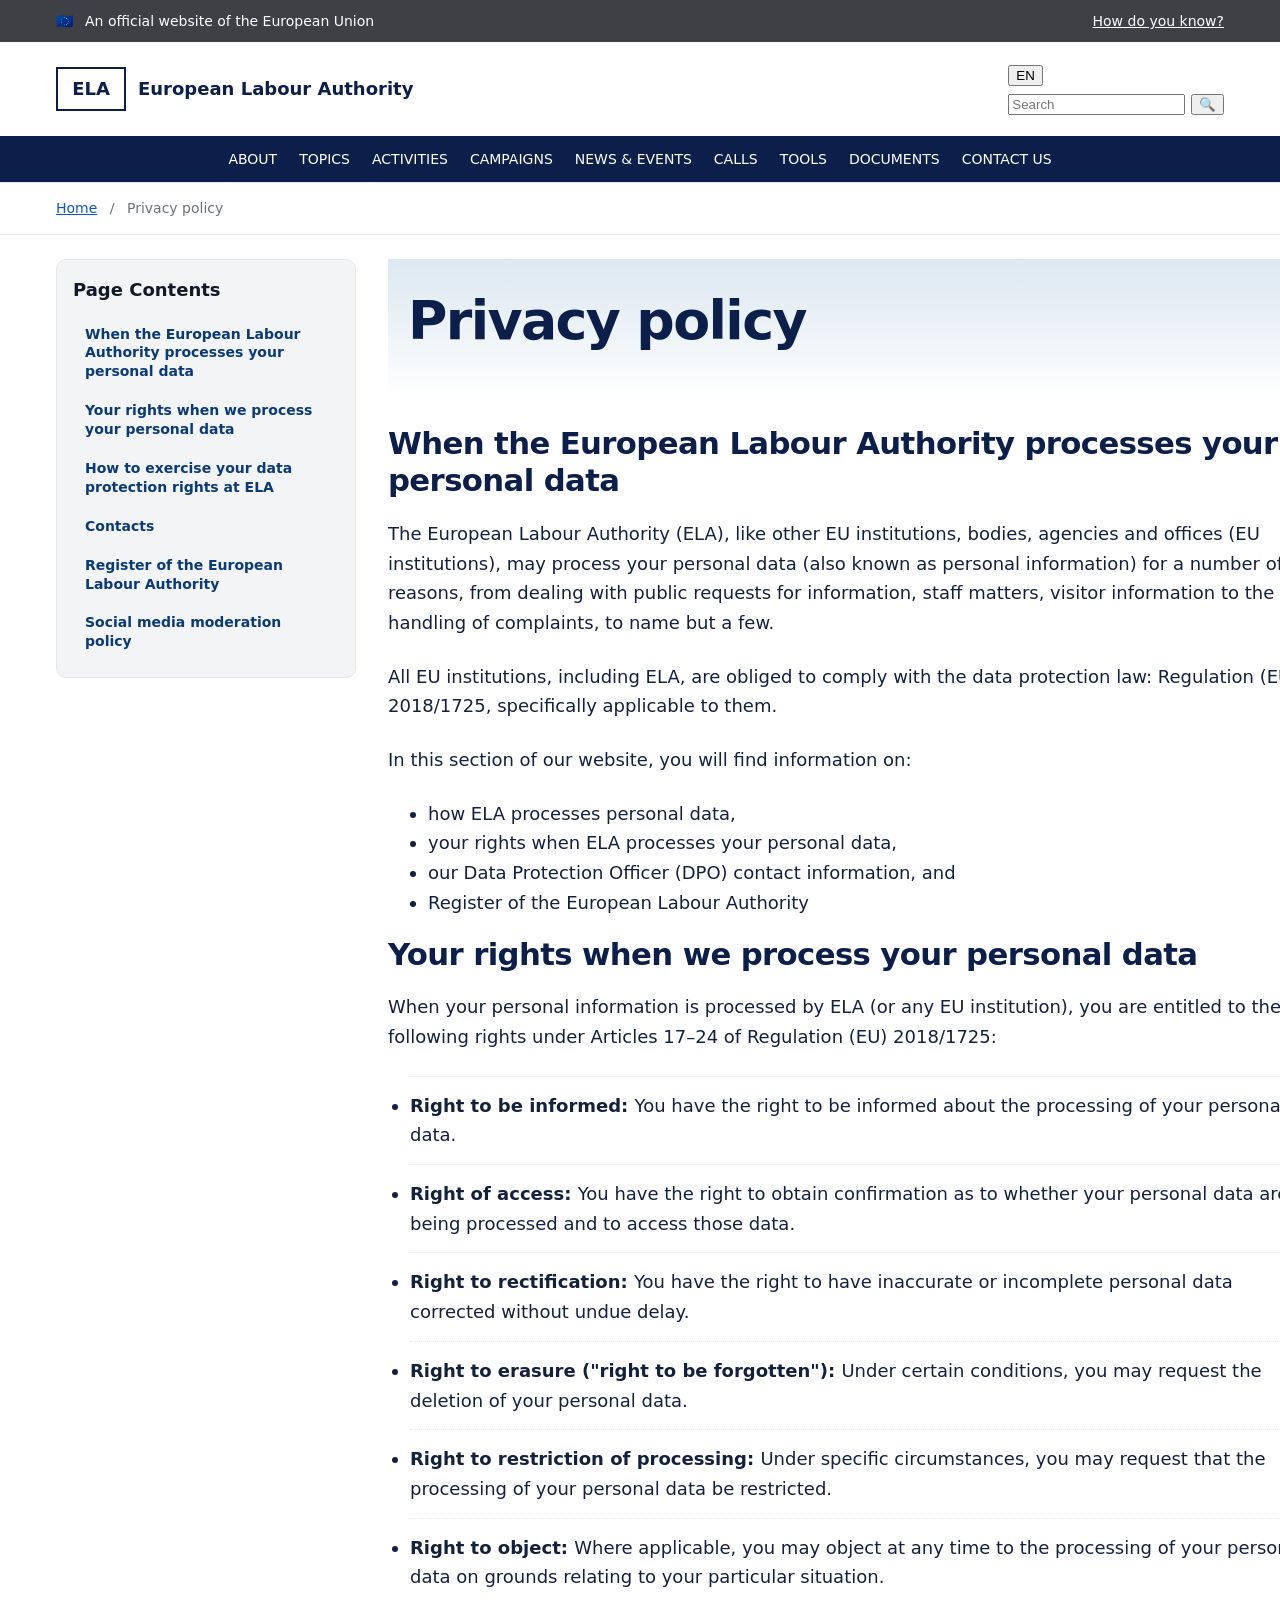
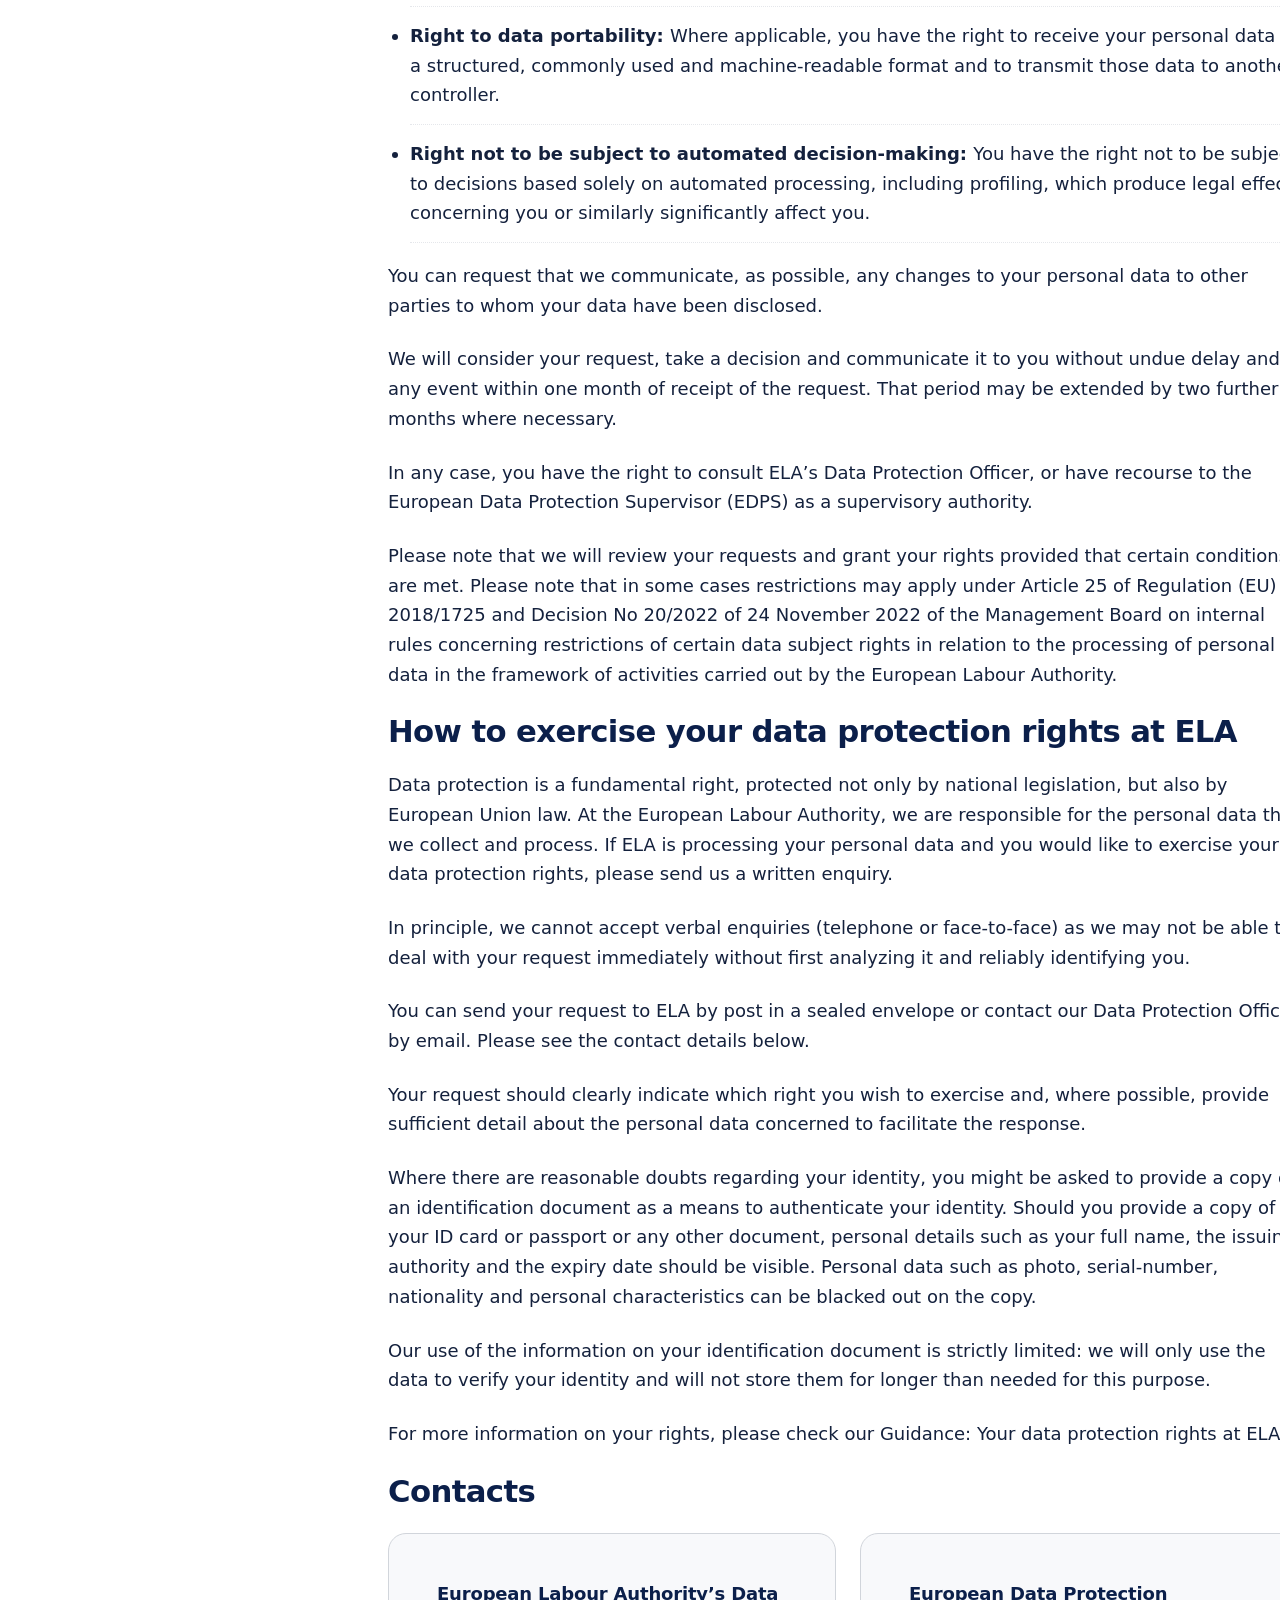
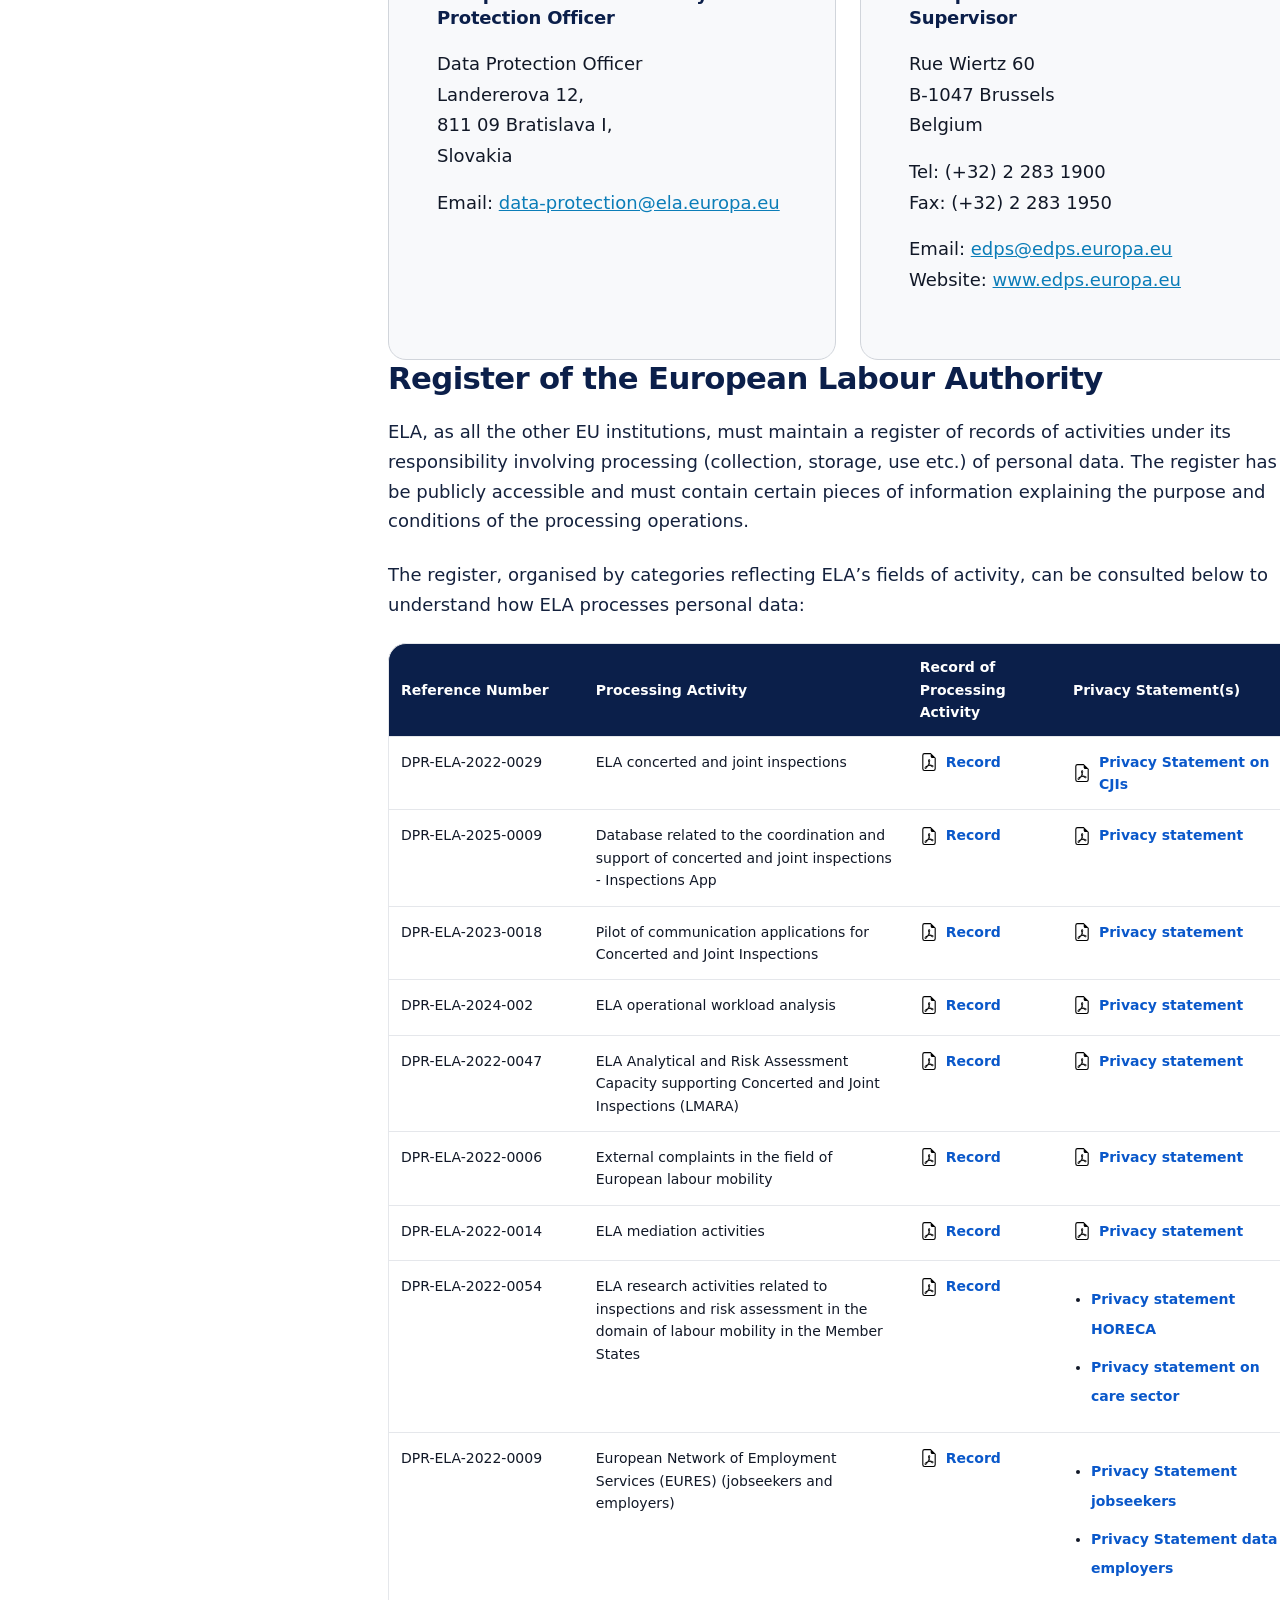
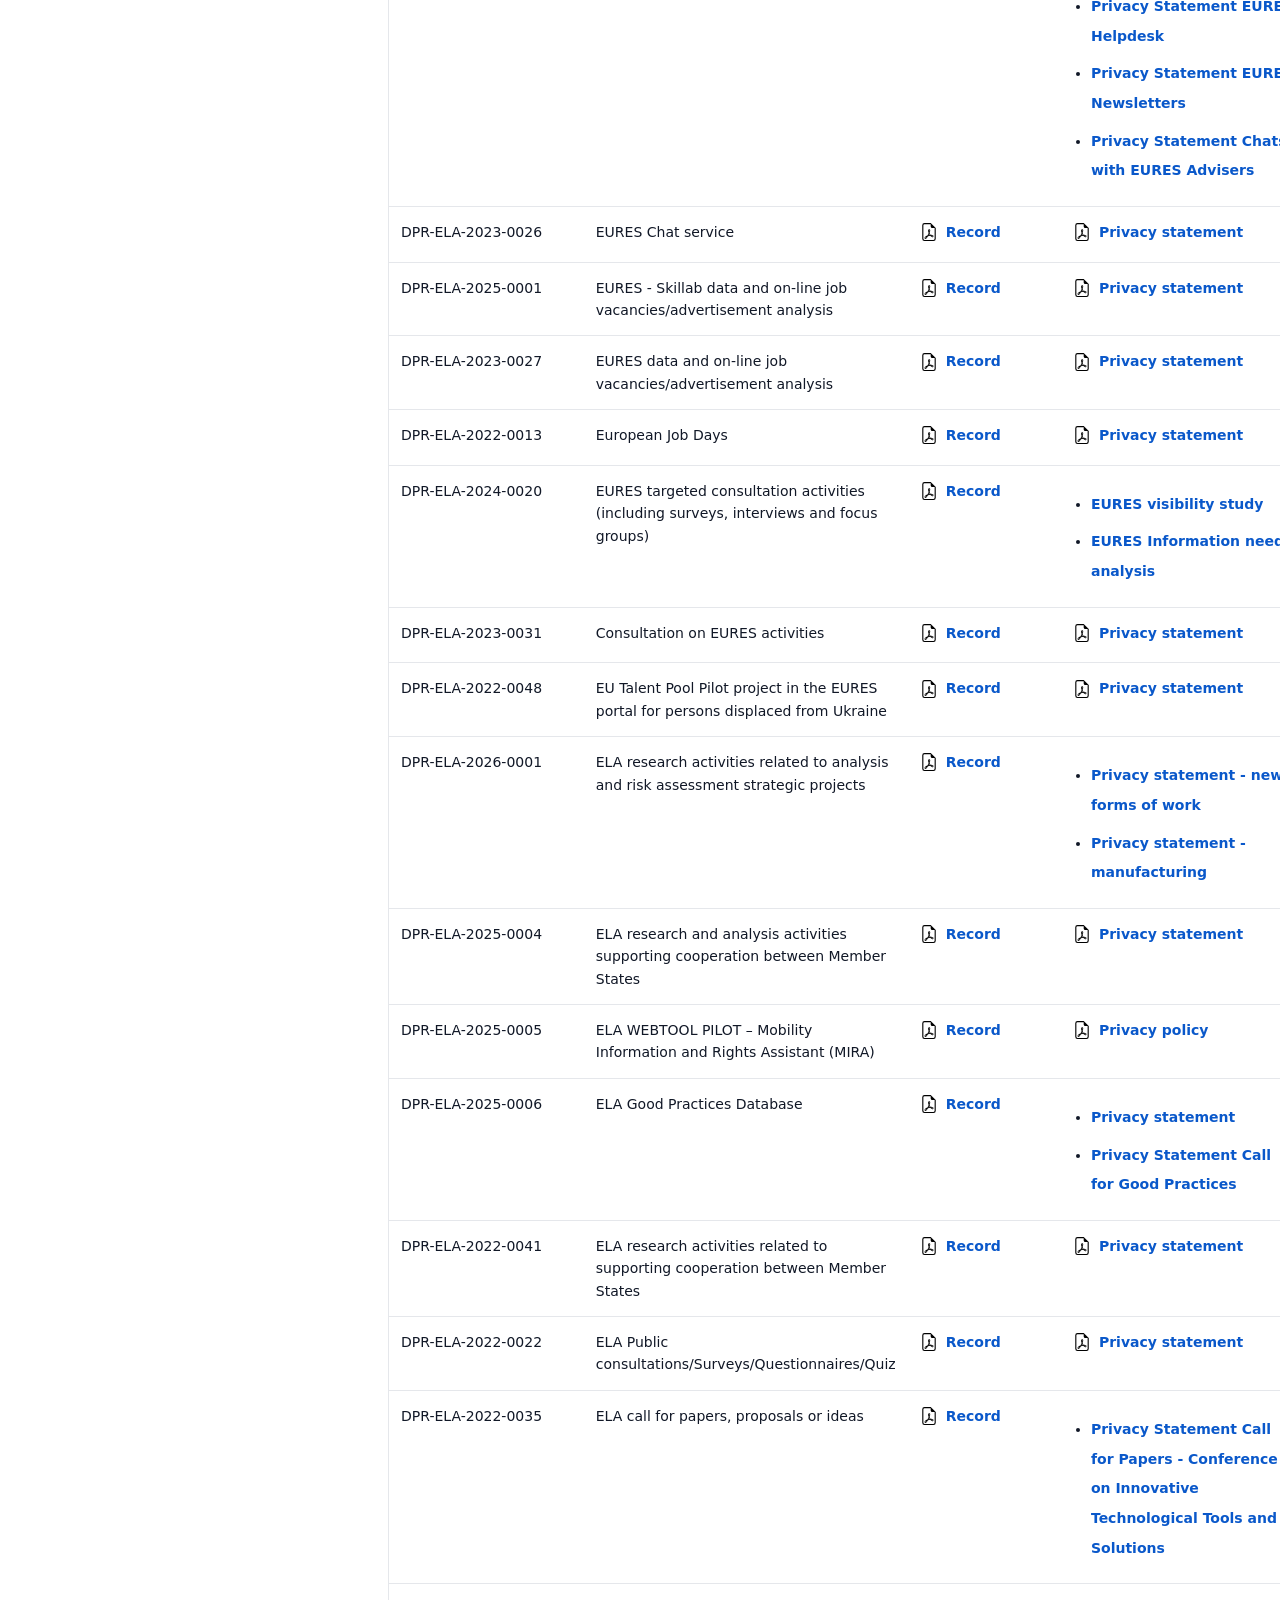
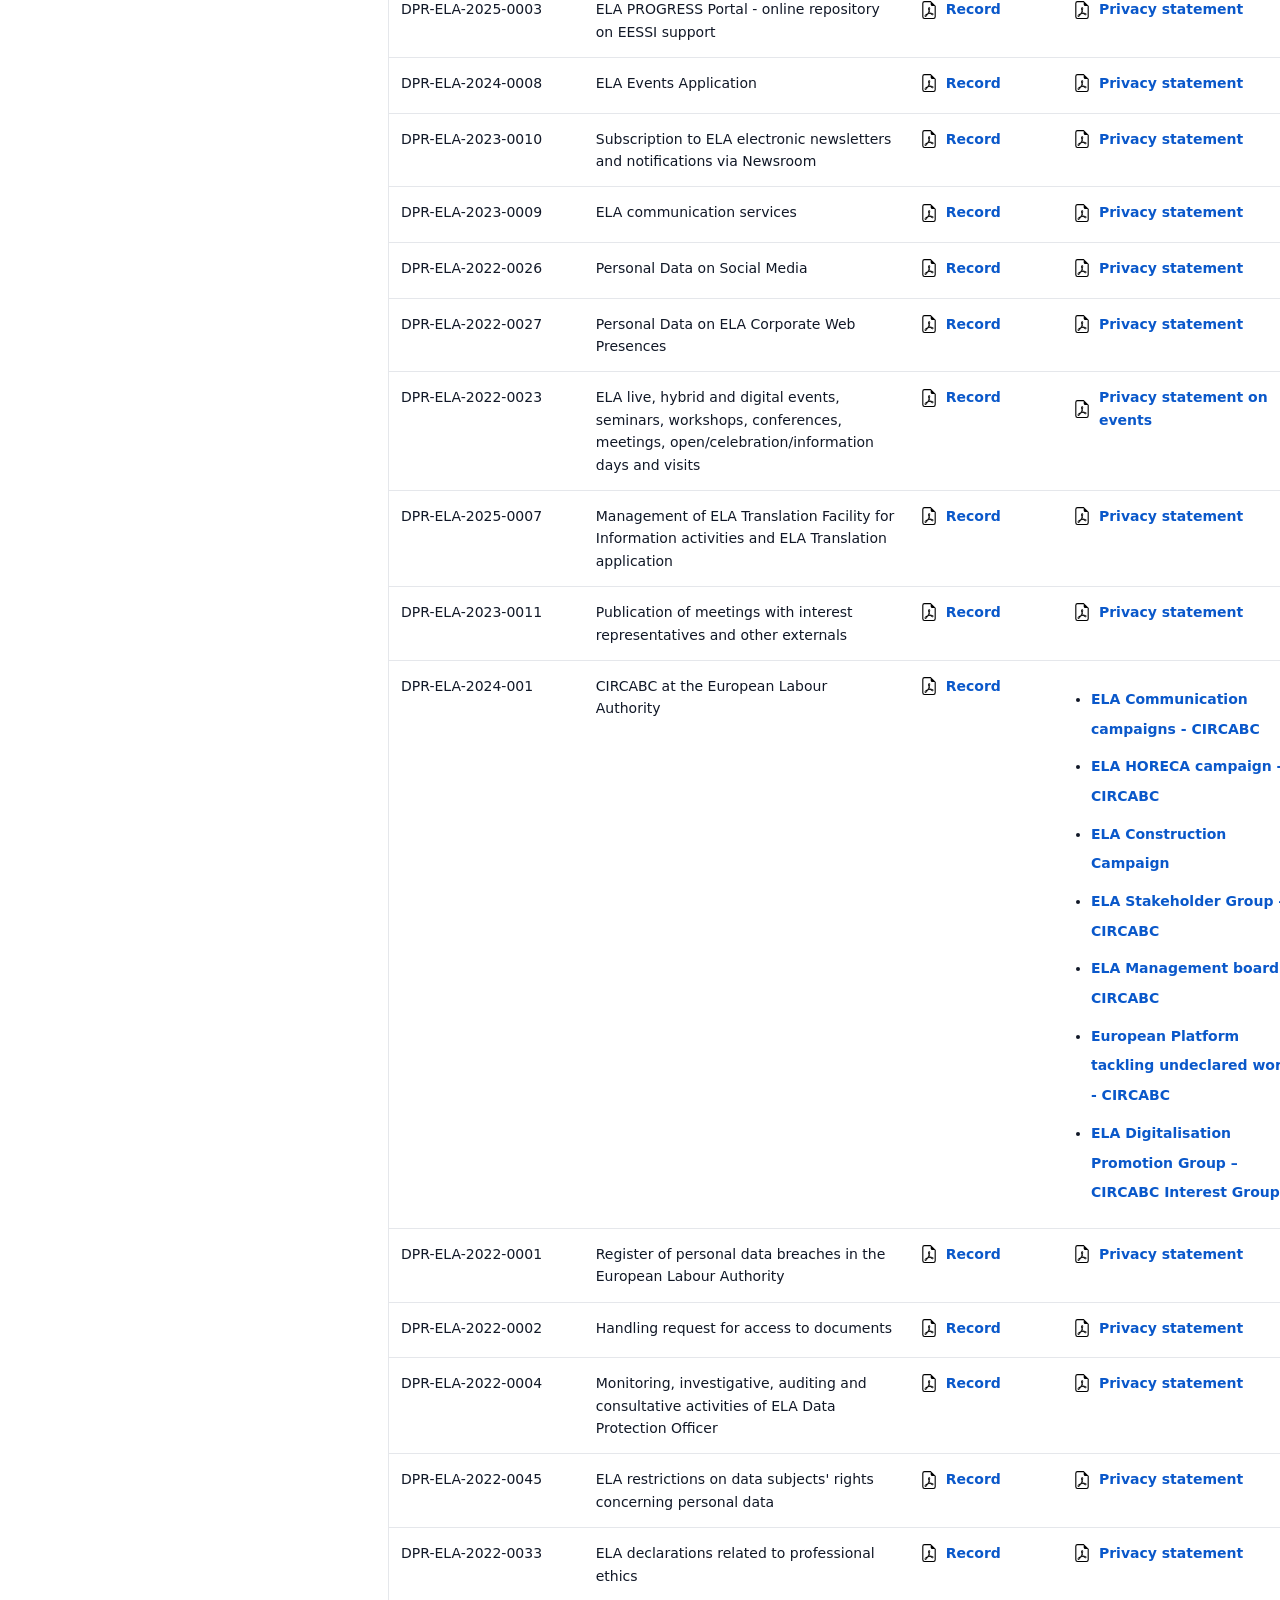
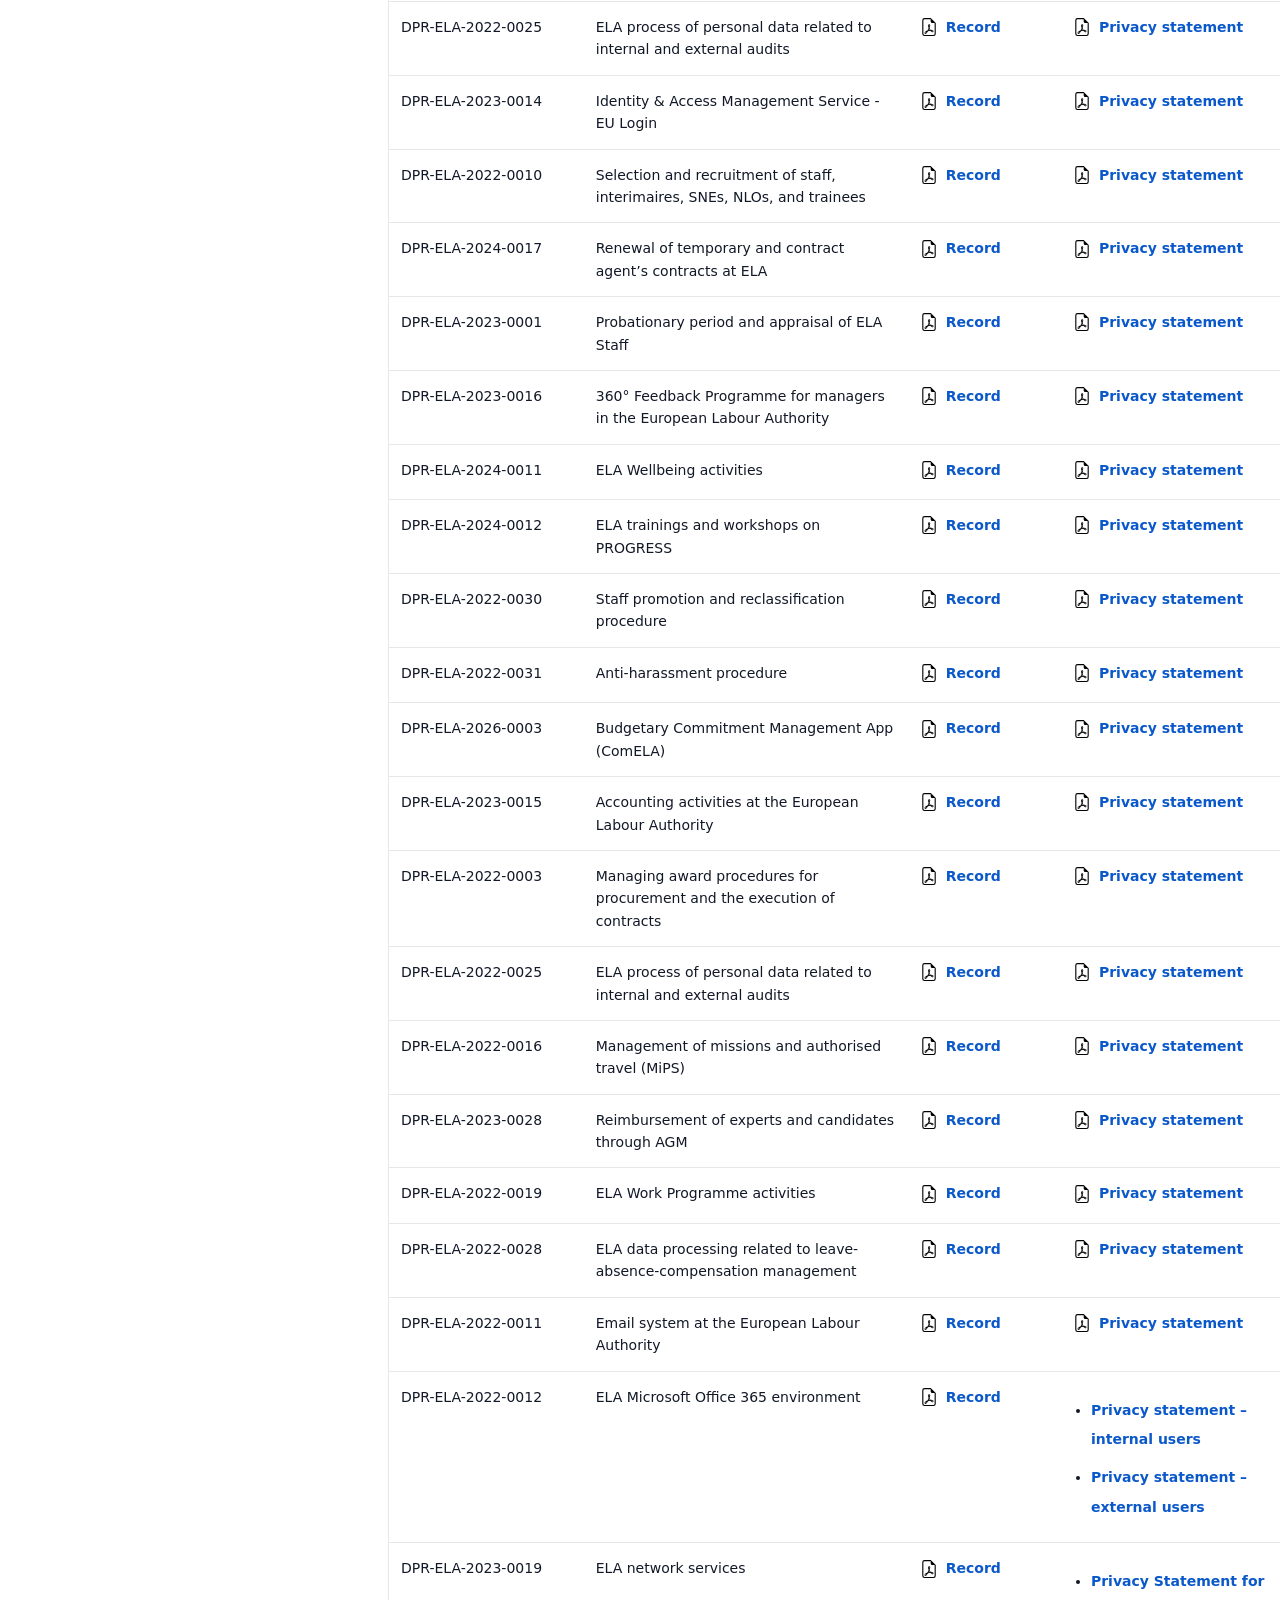
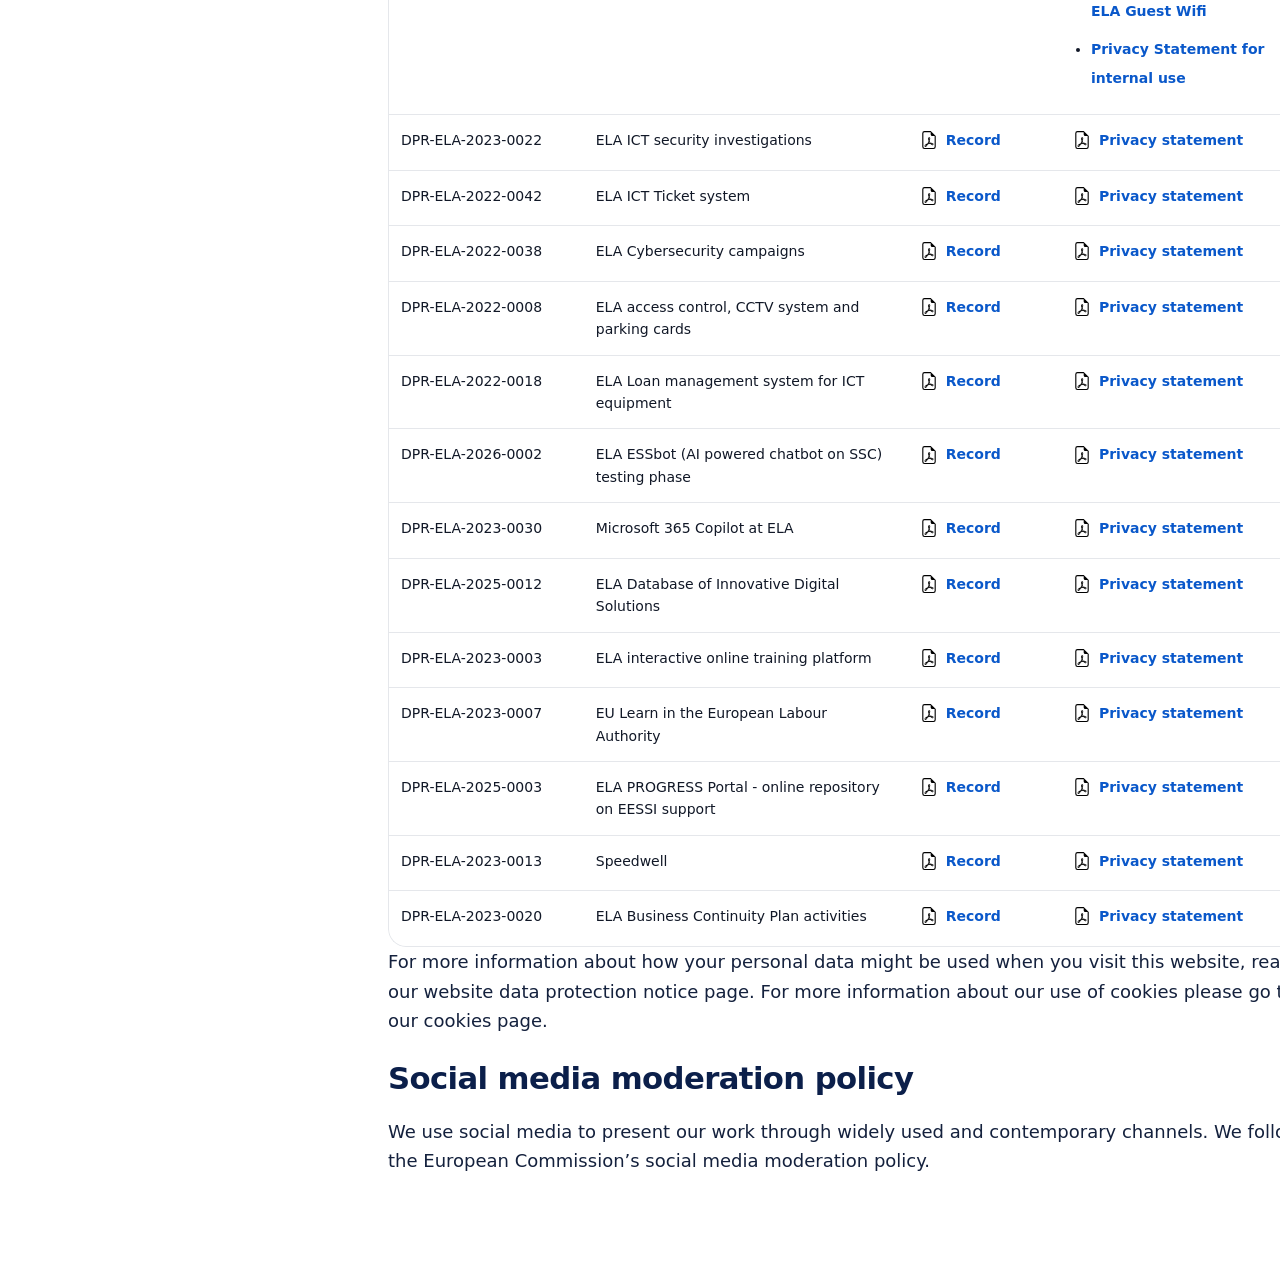
<file: index (1).html>
<!DOCTYPE html>
<html lang="en">
<head>
  <meta charset="UTF-8" />
  <meta name="viewport" content="width=device-width, initial-scale=1"/>
  <title>Privacy policy | European Labour Authority</title>

  <link rel="stylesheet" href="style.css" />


  <link rel="stylesheet" href="https://cdn.datatables.net/2.1.8/css/dataTables.dataTables.min.css">
  <link rel="stylesheet" href="https://cdn.datatables.net/rowgroup/1.5.1/css/rowGroup.dataTables.min.css">
</head>

<body>

  <div class="eu-bar">
    <div class="eu-bar__inner">
      <span class="eu-flag" aria-hidden="true">🇪🇺</span>
      <span>An official website of the European Union</span>
      <a class="eu-bar__link" href="#" aria-label="How do you know?">How do you know?</a>
    </div>
  </div>

  <header class="site-header">
    <div class="header-inner">
      <div class="brand">
        <div class="logo-box" aria-hidden="true">ELA</div>
        <div class="brand-text">
          <div class="brand-title">European Labour Authority</div>
        </div>
      </div>

      <div class="header-actions">
        <button class="lang-btn" type="button" aria-label="Language">EN</button>
        <form class="search" role="search">
          <input type="search" placeholder="Search" aria-label="Search"/>
          <button type="submit" aria-label="Search">🔍</button>
        </form>
      </div>
    </div>

    <nav class="main-nav" aria-label="Primary">
      <a href="#">ABOUT</a>
      <a href="#">TOPICS</a>
      <a href="#">ACTIVITIES</a>
      <a href="#">CAMPAIGNS</a>
      <a href="#">NEWS & EVENTS</a>
      <a href="#">CALLS</a>
      <a href="#">TOOLS</a>
      <a href="#">DOCUMENTS</a>
      <a href="#">CONTACT US</a>
    </nav>
  </header>

  <div class="breadcrumbs">
    <div class="breadcrumbs-inner">
      <a href="#">Home</a>
      <span class="sep">/</span>
      <span>Privacy policy</span>
    </div>
  </div>

  <div class="page">
    <div class="page-inner">

      <aside class="toc" aria-label="Page contents">
        <div class="toc-card">
          <div class="toc-title">Page Contents</div>
          <ul class="toc-list">
            <li><a href="#s1">When the European Labour Authority processes your personal data</a></li>
            <li><a href="#s2">Your rights when we process your personal data</a></li>
            <li><a href="#s3">How to exercise your data protection rights at ELA</a></li>
            <li><a href="#s4">Contacts</a></li>
            <li><a href="#s5">Register of the European Labour Authority</a></li>
            <li><a href="#s7">Social media moderation policy</a></li>
          </ul>
        </div>
      </aside>

      <div class="main">
  <section class="page-hero">
    <h1 class="page-title">Privacy policy</h1>
  </section>

        <section id="s1" class="section">
          <h2 class="section-title">When the European Labour Authority processes your personal data</h2>

          <p>The European Labour Authority (ELA), like other EU institutions, bodies, agencies and offices (EU institutions), may process your personal data (also known as personal information) for a number of reasons, from dealing with public requests for information, staff matters, visitor information to the handling of complaints, to name but a few.</p>

          <p>All EU institutions, including ELA, are obliged to comply with the data protection law: Regulation (EU) 2018/1725, specifically applicable to them.</p>

          <p>In this section of our website, you will find information on:</p>

          <ul>
            <li>how ELA processes personal data,</li>
            <li>your rights when ELA processes your personal data,</li>
            <li>our Data Protection Officer (DPO) contact information, and</li>
            <li>Register of the European Labour Authority</li>
          </ul>
        </section>

        <section id="s2" class="section">
          <h2 class="section-title">Your rights when we process your personal data</h2>

          <p>When your personal information is processed by ELA (or any EU institution), you are entitled to the following rights under Articles 17–24 of Regulation (EU) 2018/1725:</p>

          <ul class="rights-list">
            <li class="rights-item">
              <span class="right-title">Right to be informed</span><span class="right-sep">: </span>
              <span class="right-desc">You have the right to be informed about the processing of your personal data.</span>
            </li>
            <li class="rights-item">
              <span class="right-title">Right of access</span><span class="right-sep">: </span>
              <span class="right-desc">You have the right to obtain confirmation as to whether your personal data are being processed and to access those data.</span>
            </li>
            <li class="rights-item">
              <span class="right-title">Right to rectification</span><span class="right-sep">: </span>
              <span class="right-desc">You have the right to have inaccurate or incomplete personal data corrected without undue delay.</span>
            </li>
            <li class="rights-item">
              <span class="right-title">Right to erasure ("right to be forgotten")</span><span class="right-sep">: </span>
              <span class="right-desc">Under certain conditions, you may request the deletion of your personal data.</span>
            </li>
            <li class="rights-item">
              <span class="right-title">Right to restriction of processing</span><span class="right-sep">: </span>
              <span class="right-desc">Under specific circumstances, you may request that the processing of your personal data be restricted.</span>
            </li>
            <li class="rights-item">
              <span class="right-title">Right to object</span><span class="right-sep">: </span>
              <span class="right-desc">Where applicable, you may object at any time to the processing of your personal data on grounds relating to your particular situation.</span>
            </li>
            <li class="rights-item">
              <span class="right-title">Right to data portability</span><span class="right-sep">: </span>
              <span class="right-desc">Where applicable, you have the right to receive your personal data in a structured, commonly used and machine-readable format and to transmit those data to another controller.</span>
            </li>
            <li class="rights-item">
              <span class="right-title">Right not to be subject to automated decision-making</span><span class="right-sep">: </span>
              <span class="right-desc">You have the right not to be subject to decisions based solely on automated processing, including profiling, which produce legal effects concerning you or similarly significantly affect you.</span>
            </li>
          </ul>

          <p>You can request that we communicate, as possible, any changes to your personal data to other parties to whom your data have been disclosed.</p>
          <p>We will consider your request, take a decision and communicate it to you without undue delay and in any event within one month of receipt of the request. That period may be extended by two further months where necessary.</p>
          <p>In any case, you have the right to consult ELA’s Data Protection Officer, or have recourse to the European Data Protection Supervisor (EDPS) as a supervisory authority.</p>
          <p>Please note that we will review your requests and grant your rights provided that certain conditions are met. Please note that in some cases restrictions may apply under Article 25 of Regulation (EU) 2018/1725 and Decision No 20/2022 of 24 November 2022 of the Management Board on internal rules concerning restrictions of certain data subject rights in relation to the processing of personal data in the framework of activities carried out by the European Labour Authority.</p>
        </section>

        <section id="s3" class="section">
          <h2 class="section-title">How to exercise your data protection rights at ELA</h2>

          <p>Data protection is a fundamental right, protected not only by national legislation, but also by European Union law. At the European Labour Authority, we are responsible for the personal data that we collect and process. If ELA is processing your personal data and you would like to exercise your data protection rights, please send us a written enquiry.</p>

<p>In principle, we cannot accept verbal enquiries (telephone or face-to-face) as we may not be able to deal with your request immediately without first analyzing it and reliably identifying you.</p>

<p>You can send your request to ELA by post in a sealed envelope or contact our Data Protection Officer by email. Please see the contact details below.</p>

<p>Your request should clearly indicate which right you wish to exercise and, where possible, provide sufficient detail about the personal data concerned to facilitate the response.</p>

<p>Where there are reasonable doubts regarding your identity, you might be asked to provide a copy of an identification document as a means to authenticate your identity. Should you provide a copy of your ID card or passport or any other document, personal details such as your full name, the issuing authority and the expiry date should be visible. Personal data such as photo, serial-number, nationality and personal characteristics can be blacked out on the copy.</p>

<p>Our use of the information on your identification document is strictly limited: we will only use the data to verify your identity and will not store them for longer than needed for this purpose.</p>

<p>For more information on your rights, please check our Guidance: Your data protection rights at ELA.</p>
        </section>

        <section id="s4" class="section">
  <h2 class="section-title">Contacts</h2>

  <div class="contacts-grid">
    <div class="contact-card">
      <h3>European Labour Authority’s Data Protection Officer</h3>
      <p>
        Data Protection Officer<br>
        Landererova 12,<br>
        811 09 Bratislava I,<br>
        Slovakia
      </p>
      <p>
        Email:
        <a href="mailto:data-protection@ela.europa.eu">data-protection@ela.europa.eu</a>
      </p>
    </div>

    <div class="contact-card">
      <h3>European Data Protection Supervisor</h3>
      <p>
        Rue Wiertz 60<br>
        B-1047 Brussels<br>
        Belgium
      </p>
      <p>
        Tel: (+32) 2 283 1900<br>
        Fax: (+32) 2 283 1950
      </p>
      <p>
        Email:
        <a href="mailto:edps@edps.europa.eu">edps@edps.europa.eu</a><br>
        Website:
        <a href="https://www.edps.europa.eu" target="_blank" rel="noopener">www.edps.europa.eu</a>
      </p>
    </div>
  </div>
</section>

<section id="s5" class="section">
  <h2 class="section-title">Register of the European Labour Authority</h2>

  <p>ELA, as all the other EU institutions, must maintain a register of records of activities under its responsibility involving processing (collection, storage, use etc.) of personal data. The register has to be publicly accessible and must contain certain pieces of information explaining the purpose and conditions of the processing operations.</p>

  <p>The register, organised by categories reflecting ELA’s fields of activity, can be consulted below to understand how ELA processes personal data:</p>

  <div class="table-wrap">
    <table id="registerTable" class="display records">
      <thead>
        <tr>
          <th class="col-ref">Reference Number</th>
          <th class="col-act">Processing Activity</th>
          <th class="col-rec">Record of Processing Activity</th>
          <th class="col-ps">Privacy Statement(s)</th>
          <th class="col-cat">Category</th>
        </tr>
      </thead>


              <tbody>
    
                <tr>
                  <td>DPR-ELA-2022-0029</td>
                  <td>ELA concerted and joint inspections</td>
                  <td>
                    <a class="doc-link" href="#" target="_blank" rel="noopener">
                      <img class="pdf-svg" src="file-earmark-pdf.svg" alt="">
                      <span>Record</span>
                    </a>
                  </td>
                  <td>
                    <a class="doc-link" href="#" target="_blank" rel="noopener">
                      <img class="pdf-svg" src="file-earmark-pdf.svg" alt="">
                      <span>Privacy Statement on CJIs</span>
                    </a>
                  </td>
                  <td>01 - Inspections &amp; Enforcement</td>
                </tr>
                <tr>
                  <td>DPR-ELA-2025-0009</td>
                  <td>Database related to the coordination and support of concerted and joint inspections - Inspections App</td>
                  <td>
                    <a class="doc-link" href="#" target="_blank" rel="noopener">
                      <img class="pdf-svg" src="file-earmark-pdf.svg" alt="">
                      <span>Record</span>
                    </a>
                  </td>
                  <td>
                    <a class="doc-link" href="#" target="_blank" rel="noopener">
                      <img class="pdf-svg" src="file-earmark-pdf.svg" alt="">
                      <span>Privacy statement</span>
                    </a>
                  </td>
                  <td>01 - Inspections &amp; Enforcement</td>
                </tr>
                <tr>
                  <td>DPR-ELA-2023-0018</td>
                  <td>Pilot of communication applications for Concerted and Joint Inspections</td>
                  <td><a class="doc-link" href="#"><img class="pdf-svg" src="file-earmark-pdf.svg" alt=""><span>Record</span></a></td>
                  <td><a class="doc-link" href="#"><img class="pdf-svg" src="file-earmark-pdf.svg" alt=""><span>Privacy statement</span></a></td>
                  <td>01 - Inspections &amp; Enforcement</td>
                </tr>
                <tr>
                  <td>DPR-ELA-2024-002</td>
                  <td>ELA operational workload analysis</td>
                  <td><a class="doc-link" href="#"><img class="pdf-svg" src="file-earmark-pdf.svg" alt=""><span>Record</span></a></td>
                  <td><a class="doc-link" href="#"><img class="pdf-svg" src="file-earmark-pdf.svg" alt=""><span>Privacy statement</span></a></td>
                  <td>01 - Inspections &amp; Enforcement</td>
                </tr>
                <tr>
                  <td>DPR-ELA-2022-0047</td>
                  <td>ELA Analytical and Risk Assessment Capacity supporting Concerted and Joint Inspections (LMARA)</td>
                  <td><a class="doc-link" href="#"><img class="pdf-svg" src="file-earmark-pdf.svg" alt=""><span>Record</span></a></td>
                  <td><a class="doc-link" href="#"><img class="pdf-svg" src="file-earmark-pdf.svg" alt=""><span>Privacy statement</span></a></td>
                  <td>01 - Inspections &amp; Enforcement</td>
                </tr>
                <tr>
                  <td>DPR-ELA-2022-0006</td>
                  <td>External complaints in the field of European labour mobility</td>
                  <td><a class="doc-link" href="#"><img class="pdf-svg" src="file-earmark-pdf.svg" alt=""><span>Record</span></a></td>
                  <td><a class="doc-link" href="#"><img class="pdf-svg" src="file-earmark-pdf.svg" alt=""><span>Privacy statement</span></a></td>
                  <td>01 - Inspections &amp; Enforcement</td>
                </tr>
                <tr>
                  <td>DPR-ELA-2022-0014</td>
                  <td>ELA mediation activities</td>
                  <td><a class="doc-link" href="#"><img class="pdf-svg" src="file-earmark-pdf.svg" alt=""><span>Record</span></a></td>
                  <td><a class="doc-link" href="#"><img class="pdf-svg" src="file-earmark-pdf.svg" alt=""><span>Privacy statement</span></a></td>
                  <td>01 - Inspections &amp; Enforcement</td>
                </tr>
                <tr>
                  <td>DPR-ELA-2022-0054</td>
                  <td>ELA research activities related to inspections and risk assessment in the domain of labour mobility in the Member States</td>
                  <td><a class="doc-link" href="#"><img class="pdf-svg" src="file-earmark-pdf.svg" alt=""><span>Record</span></a></td>
                  <td>
                    <ul class="ps-bullets">
                      <li><a class="ps-link" href="#"><img class="pdf-svg" src="file-earmark-pdf.svg" alt=""><span>Privacy statement HORECA</span></a></li>
                      <li><a class="ps-link" href="#"><img class="pdf-svg" src="file-earmark-pdf.svg" alt=""><span>Privacy statement on care sector</span></a></li>
                    </ul>
                  </td>
                  <td>01 - Inspections &amp; Enforcement</td>
                </tr>

                
                <tr>
                  <td>DPR-ELA-2022-0009</td>
                  <td>European Network of Employment Services (EURES) (jobseekers and employers)</td>
                  <td><a class="doc-link" href="#"><img class="pdf-svg" src="file-earmark-pdf.svg" alt=""><span>Record</span></a></td>
                  <td>
                    <ul class="ps-bullets">
                      <li><a class="ps-link" href="#"><img class="pdf-svg" src="file-earmark-pdf.svg" alt=""><span>Privacy Statement jobseekers</span></a></li>
                      <li><a class="ps-link" href="#"><img class="pdf-svg" src="file-earmark-pdf.svg" alt=""><span>Privacy Statement data employers</span></a></li>
                      <li><a class="ps-link" href="#"><img class="pdf-svg" src="file-earmark-pdf.svg" alt=""><span>Privacy Statement EURES Helpdesk</span></a></li>
                      <li><a class="ps-link" href="#"><img class="pdf-svg" src="file-earmark-pdf.svg" alt=""><span>Privacy Statement EURES Newsletters</span></a></li>
                      <li><a class="ps-link" href="#"><img class="pdf-svg" src="file-earmark-pdf.svg" alt=""><span>Privacy Statement Chats with EURES Advisers</span></a></li>
                    </ul>
                  </td>
                  <td>02 - EURES &amp; Labour Mobility</td>
                </tr>
                <tr>
                  <td>DPR-ELA-2023-0026</td>
                  <td>EURES Chat service</td>
                  <td><a class="doc-link" href="#"><img class="pdf-svg" src="file-earmark-pdf.svg" alt=""><span>Record</span></a></td>
                  <td><a class="doc-link" href="#"><img class="pdf-svg" src="file-earmark-pdf.svg" alt=""><span>Privacy statement</span></a></td>
                  <td>02 - EURES &amp; Labour Mobility</td>
                </tr>
                <tr>
                  <td>DPR-ELA-2025-0001</td>
                  <td>EURES - Skillab data and on-line job vacancies/advertisement analysis</td>
                  <td><a class="doc-link" href="#"><img class="pdf-svg" src="file-earmark-pdf.svg" alt=""><span>Record</span></a></td>
                  <td><a class="doc-link" href="#"><img class="pdf-svg" src="file-earmark-pdf.svg" alt=""><span>Privacy statement</span></a></td>
                  <td>02 - EURES &amp; Labour Mobility</td>
                </tr>
                <tr>
                  <td>DPR-ELA-2023-0027</td>
                  <td>EURES data and on-line job vacancies/advertisement analysis</td>
                  <td><a class="doc-link" href="#"><img class="pdf-svg" src="file-earmark-pdf.svg" alt=""><span>Record</span></a></td>
                  <td><a class="doc-link" href="#"><img class="pdf-svg" src="file-earmark-pdf.svg" alt=""><span>Privacy statement</span></a></td>
                  <td>02 - EURES &amp; Labour Mobility</td>
                </tr>
                <tr>
                  <td>DPR-ELA-2022-0013</td>
                  <td>European Job Days</td>
                  <td><a class="doc-link" href="#"><img class="pdf-svg" src="file-earmark-pdf.svg" alt=""><span>Record</span></a></td>
                  <td><a class="doc-link" href="#"><img class="pdf-svg" src="file-earmark-pdf.svg" alt=""><span>Privacy statement</span></a></td>
                  <td>02 - EURES &amp; Labour Mobility</td>
                </tr>
                <tr>
                  <td>DPR-ELA-2024-0020</td>
                  <td>EURES targeted consultation activities (including surveys, interviews and focus groups)</td>
                  <td><a class="doc-link" href="#"><img class="pdf-svg" src="file-earmark-pdf.svg" alt=""><span>Record</span></a></td>
                  <td>
                    <ul class="ps-bullets">
                      <li><a class="ps-link" href="#"><img class="pdf-svg" src="file-earmark-pdf.svg" alt=""><span>EURES visibility study</span></a></li>
                      <li><a class="ps-link" href="#"><img class="pdf-svg" src="file-earmark-pdf.svg" alt=""><span>EURES Information needs analysis</span></a></li>
                    </ul>
                  </td>
                  <td>02 - EURES &amp; Labour Mobility</td>
                </tr>
                <tr>
                  <td>DPR-ELA-2023-0031</td>
                  <td>Consultation on EURES activities</td>
                  <td><a class="doc-link" href="#"><img class="pdf-svg" src="file-earmark-pdf.svg" alt=""><span>Record</span></a></td>
                  <td><a class="doc-link" href="#"><img class="pdf-svg" src="file-earmark-pdf.svg" alt=""><span>Privacy statement</span></a></td>
                  <td>02 - EURES &amp; Labour Mobility</td>
                </tr>
                <tr>
                  <td>DPR-ELA-2022-0048</td>
                  <td>EU Talent Pool Pilot project in the EURES portal for persons displaced from Ukraine</td>
                  <td><a class="doc-link" href="#"><img class="pdf-svg" src="file-earmark-pdf.svg" alt=""><span>Record</span></a></td>
                  <td><a class="doc-link" href="#"><img class="pdf-svg" src="file-earmark-pdf.svg" alt=""><span>Privacy statement</span></a></td>
                  <td>02 - EURES &amp; Labour Mobility</td>
                </tr>

              
                <tr>
                  <td>DPR-ELA-2026-0001</td>
                  <td>ELA research activities related to analysis and risk assessment strategic projects</td>
                  <td><a class="doc-link" href="#"><img class="pdf-svg" src="file-earmark-pdf.svg" alt=""><span>Record</span></a></td>
                  <td>
                    <ul class="ps-bullets">
                      <li><a class="ps-link" href="#"><img class="pdf-svg" src="file-earmark-pdf.svg" alt=""><span>Privacy statement - new forms of work</span></a></li>
                      <li><a class="ps-link" href="#"><img class="pdf-svg" src="file-earmark-pdf.svg" alt=""><span>Privacy statement - manufacturing</span></a></li>
                    </ul>
                  </td>
                  <td>03 - Research &amp; Policy Analysis</td>
                </tr>
                <tr>
                  <td>DPR-ELA-2025-0004</td>
                  <td>ELA research and analysis activities supporting cooperation between Member States</td>
                  <td><a class="doc-link" href="#"><img class="pdf-svg" src="file-earmark-pdf.svg" alt=""><span>Record</span></a></td>
                  <td><a class="doc-link" href="#"><img class="pdf-svg" src="file-earmark-pdf.svg" alt=""><span>Privacy statement</span></a></td>
                  <td>03 - Research &amp; Policy Analysis</td>
                </tr>
                <tr>
                  <td>DPR-ELA-2025-0005</td>
                  <td>ELA WEBTOOL PILOT – Mobility Information and Rights Assistant (MIRA)</td>
                  <td><a class="doc-link" href="#"><img class="pdf-svg" src="file-earmark-pdf.svg" alt=""><span>Record</span></a></td>
                  <td><a class="doc-link" href="#"><img class="pdf-svg" src="file-earmark-pdf.svg" alt=""><span>Privacy policy</span></a></td>
                  <td>03 - Research &amp; Policy Analysis</td>
                </tr>
                <tr>
                  <td>DPR-ELA-2025-0006</td>
                  <td>ELA Good Practices Database</td>
                  <td><a class="doc-link" href="#"><img class="pdf-svg" src="file-earmark-pdf.svg" alt=""><span>Record</span></a></td>
                  <td>
                    <ul class="ps-bullets">
                      <li><a class="ps-link" href="#"><img class="pdf-svg" src="file-earmark-pdf.svg" alt=""><span>Privacy statement</span></a></li>
                      <li><a class="ps-link" href="#"><img class="pdf-svg" src="file-earmark-pdf.svg" alt=""><span>Privacy Statement Call for Good Practices</span></a></li>
                    </ul>
                  </td>
                  <td>03 - Research &amp; Policy Analysis</td>
                </tr>
                <tr>
                  <td>DPR-ELA-2022-0041</td>
                  <td>ELA research activities related to supporting cooperation between Member States</td>
                  <td><a class="doc-link" href="#"><img class="pdf-svg" src="file-earmark-pdf.svg" alt=""><span>Record</span></a></td>
                  <td><a class="doc-link" href="#"><img class="pdf-svg" src="file-earmark-pdf.svg" alt=""><span>Privacy statement</span></a></td>
                  <td>03 - Research &amp; Policy Analysis</td>
                </tr>
                <tr>
                  <td>DPR-ELA-2022-0022</td>
                  <td>ELA Public consultations/Surveys/Questionnaires/Quiz</td>
                  <td><a class="doc-link" href="#"><img class="pdf-svg" src="file-earmark-pdf.svg" alt=""><span>Record</span></a></td>
                  <td><a class="doc-link" href="#"><img class="pdf-svg" src="file-earmark-pdf.svg" alt=""><span>Privacy statement</span></a></td>
                  <td>03 - Research &amp; Policy Analysis</td>
                </tr>
                <tr>
                  <td>DPR-ELA-2022-0035</td>
                  <td>ELA call for papers, proposals or ideas</td>
                  <td><a class="doc-link" href="#"><img class="pdf-svg" src="file-earmark-pdf.svg" alt=""><span>Record</span></a></td>
                  <td>
                    <ul class="ps-bullets">
                      <li><a class="ps-link" href="#"><img class="pdf-svg" src="file-earmark-pdf.svg" alt=""><span>Privacy Statement Call for Papers - Conference on Innovative Technological Tools and Solutions</span></a></li>
                    </ul>
                  </td>
                  <td>03 - Research &amp; Policy Analysis</td>
                </tr>
                <tr>
                  <td>DPR-ELA-2025-0003</td>
                  <td>ELA PROGRESS Portal - online repository on EESSI support</td>
                  <td><a class="doc-link" href="#"><img class="pdf-svg" src="file-earmark-pdf.svg" alt=""><span>Record</span></a></td>
                  <td><a class="doc-link" href="#"><img class="pdf-svg" src="file-earmark-pdf.svg" alt=""><span>Privacy statement</span></a></td>
                  <td>03 - Research &amp; Policy Analysis</td>
                </tr>

            
                <tr>
                  <td>DPR-ELA-2024-0008</td>
                  <td>ELA Events Application</td>
                  <td><a class="doc-link" href="#"><img class="pdf-svg" src="file-earmark-pdf.svg" alt=""><span>Record</span></a></td>
                  <td><a class="doc-link" href="#"><img class="pdf-svg" src="file-earmark-pdf.svg" alt=""><span>Privacy statement</span></a></td>
                  <td>04 - Communication, Events &amp; Stakeholder Engagement</td>
                </tr>
                <tr>
                  <td>DPR-ELA-2023-0010</td>
                  <td>Subscription to ELA electronic newsletters and notifications via Newsroom</td>
                  <td><a class="doc-link" href="#"><img class="pdf-svg" src="file-earmark-pdf.svg" alt=""><span>Record</span></a></td>
                  <td><a class="doc-link" href="#"><img class="pdf-svg" src="file-earmark-pdf.svg" alt=""><span>Privacy statement</span></a></td>
                  <td>04 - Communication, Events &amp; Stakeholder Engagement</td>
                </tr>
                <tr>
                  <td>DPR-ELA-2023-0009</td>
                  <td>ELA communication services</td>
                  <td><a class="doc-link" href="#"><img class="pdf-svg" src="file-earmark-pdf.svg" alt=""><span>Record</span></a></td>
                  <td><a class="doc-link" href="#"><img class="pdf-svg" src="file-earmark-pdf.svg" alt=""><span>Privacy statement</span></a></td>
                  <td>04 - Communication, Events &amp; Stakeholder Engagement</td>
                </tr>
                <tr>
                  <td>DPR-ELA-2022-0026</td>
                  <td>Personal Data on Social Media</td>
                  <td><a class="doc-link" href="#"><img class="pdf-svg" src="file-earmark-pdf.svg" alt=""><span>Record</span></a></td>
                  <td><a class="doc-link" href="#"><img class="pdf-svg" src="file-earmark-pdf.svg" alt=""><span>Privacy statement</span></a></td>
                  <td>04 - Communication, Events &amp; Stakeholder Engagement</td>
                </tr>
                <tr>
                  <td>DPR-ELA-2022-0027</td>
                  <td>Personal Data on ELA Corporate Web Presences</td>
                  <td><a class="doc-link" href="#"><img class="pdf-svg" src="file-earmark-pdf.svg" alt=""><span>Record</span></a></td>
                  <td><a class="doc-link" href="#"><img class="pdf-svg" src="file-earmark-pdf.svg" alt=""><span>Privacy statement</span></a></td>
                  <td>04 - Communication, Events &amp; Stakeholder Engagement</td>
                </tr>
                <tr>
                  <td>DPR-ELA-2022-0023</td>
                  <td>ELA live, hybrid and digital events, seminars, workshops, conferences, meetings, open/celebration/information days and visits</td>
                  <td><a class="doc-link" href="#"><img class="pdf-svg" src="file-earmark-pdf.svg" alt=""><span>Record</span></a></td>
                  <td><a class="doc-link" href="#"><img class="pdf-svg" src="file-earmark-pdf.svg" alt=""><span>Privacy statement on events</span></a></td>
                  <td>04 - Communication, Events &amp; Stakeholder Engagement</td>
                </tr>
                <tr>
                  <td>DPR-ELA-2025-0007</td>
                  <td>Management of ELA Translation Facility for Information activities and ELA Translation application</td>
                  <td><a class="doc-link" href="#"><img class="pdf-svg" src="file-earmark-pdf.svg" alt=""><span>Record</span></a></td>
                  <td><a class="doc-link" href="#"><img class="pdf-svg" src="file-earmark-pdf.svg" alt=""><span>Privacy statement</span></a></td>
                  <td>04 - Communication, Events &amp; Stakeholder Engagement</td>
                </tr>
                <tr>
                  <td>DPR-ELA-2023-0011</td>
                  <td>Publication of meetings with interest representatives and other externals</td>
                  <td><a class="doc-link" href="#"><img class="pdf-svg" src="file-earmark-pdf.svg" alt=""><span>Record</span></a></td>
                  <td><a class="doc-link" href="#"><img class="pdf-svg" src="file-earmark-pdf.svg" alt=""><span>Privacy statement</span></a></td>
                  <td>04 - Communication, Events &amp; Stakeholder Engagement</td>
                </tr>

              
                <tr>
                  <td>DPR-ELA-2024-001</td>
                  <td>CIRCABC at the European Labour Authority</td>
                  <td><a class="doc-link" href="#"><img class="pdf-svg" src="file-earmark-pdf.svg" alt=""><span>Record</span></a></td>
                  <td>
                    <ul class="ps-bullets">
                      <li><a class="ps-link" href="#"><img class="pdf-svg" src="file-earmark-pdf.svg" alt=""><span>ELA Communication campaigns - CIRCABC</span></a></li>
                      <li><a class="ps-link" href="#"><img class="pdf-svg" src="file-earmark-pdf.svg" alt=""><span>ELA HORECA campaign - CIRCABC</span></a></li>
                      <li><a class="ps-link" href="#"><img class="pdf-svg" src="file-earmark-pdf.svg" alt=""><span>ELA Construction Campaign</span></a></li>
                      <li><a class="ps-link" href="#"><img class="pdf-svg" src="file-earmark-pdf.svg" alt=""><span>ELA Stakeholder Group – CIRCABC</span></a></li>
                      <li><a class="ps-link" href="#"><img class="pdf-svg" src="file-earmark-pdf.svg" alt=""><span>ELA Management board - CIRCABC</span></a></li>
                      <li><a class="ps-link" href="#"><img class="pdf-svg" src="file-earmark-pdf.svg" alt=""><span>European Platform tackling undeclared work - CIRCABC</span></a></li>
                      <li><a class="ps-link" href="#"><img class="pdf-svg" src="file-earmark-pdf.svg" alt=""><span>ELA Digitalisation Promotion Group – CIRCABC Interest Group</span></a></li>
                    </ul>
                  </td>
                  <td>05 - Governance, Legal &amp; Data Protection</td>
                </tr>
                <tr>
                  <td>DPR-ELA-2022-0001</td>
                  <td>Register of personal data breaches in the European Labour Authority</td>
                  <td><a class="doc-link" href="#"><img class="pdf-svg" src="file-earmark-pdf.svg" alt=""><span>Record</span></a></td>
                  <td><a class="doc-link" href="#"><img class="pdf-svg" src="file-earmark-pdf.svg" alt=""><span>Privacy statement</span></a></td>
                  <td>05 - Governance, Legal &amp; Data Protection</td>
                </tr>
                <tr>
                  <td>DPR-ELA-2022-0002</td>
                  <td>Handling request for access to documents</td>
                  <td><a class="doc-link" href="#"><img class="pdf-svg" src="file-earmark-pdf.svg" alt=""><span>Record</span></a></td>
                  <td><a class="doc-link" href="#"><img class="pdf-svg" src="file-earmark-pdf.svg" alt=""><span>Privacy statement</span></a></td>
                  <td>05 - Governance, Legal &amp; Data Protection</td>
                </tr>
                <tr>
                  <td>DPR-ELA-2022-0004</td>
                  <td>Monitoring, investigative, auditing and consultative activities of ELA Data Protection Officer</td>
                  <td><a class="doc-link" href="#"><img class="pdf-svg" src="file-earmark-pdf.svg" alt=""><span>Record</span></a></td>
                  <td><a class="doc-link" href="#"><img class="pdf-svg" src="file-earmark-pdf.svg" alt=""><span>Privacy statement</span></a></td>
                  <td>05 - Governance, Legal &amp; Data Protection</td>
                </tr>
                <tr>
                  <td>DPR-ELA-2022-0045</td>
                  <td>ELA restrictions on data subjects' rights concerning personal data</td>
                  <td><a class="doc-link" href="#"><img class="pdf-svg" src="file-earmark-pdf.svg" alt=""><span>Record</span></a></td>
                  <td><a class="doc-link" href="#"><img class="pdf-svg" src="file-earmark-pdf.svg" alt=""><span>Privacy statement</span></a></td>
                  <td>05 - Governance, Legal &amp; Data Protection</td>
                </tr>
                <tr>
                  <td>DPR-ELA-2022-0033</td>
                  <td>ELA declarations related to professional ethics</td>
                  <td><a class="doc-link" href="#"><img class="pdf-svg" src="file-earmark-pdf.svg" alt=""><span>Record</span></a></td>
                  <td><a class="doc-link" href="#"><img class="pdf-svg" src="file-earmark-pdf.svg" alt=""><span>Privacy statement</span></a></td>
                  <td>05 - Governance, Legal &amp; Data Protection</td>
                </tr>
                <tr>
                  <td>DPR-ELA-2022-0025</td>
                  <td>ELA process of personal data related to internal and external audits</td>
                  <td><a class="doc-link" href="#"><img class="pdf-svg" src="file-earmark-pdf.svg" alt=""><span>Record</span></a></td>
                  <td><a class="doc-link" href="#"><img class="pdf-svg" src="file-earmark-pdf.svg" alt=""><span>Privacy statement</span></a></td>
                  <td>05 - Governance, Legal &amp; Data Protection</td>
                </tr>
                <tr>
                  <td>DPR-ELA-2023-0014</td>
                  <td>Identity &amp; Access Management Service - EU Login</td>
                  <td><a class="doc-link" href="#"><img class="pdf-svg" src="file-earmark-pdf.svg" alt=""><span>Record</span></a></td>
                  <td><a class="doc-link" href="#"><img class="pdf-svg" src="file-earmark-pdf.svg" alt=""><span>Privacy statement</span></a></td>
                  <td>05 - Governance, Legal &amp; Data Protection</td>
                </tr>

             
                <tr>
                  <td>DPR-ELA-2022-0010</td>
                  <td>Selection and recruitment of staff, interimaires, SNEs, NLOs, and trainees</td>
                  <td><a class="doc-link" href="#"><img class="pdf-svg" src="file-earmark-pdf.svg" alt=""><span>Record</span></a></td>
                  <td><a class="doc-link" href="#"><img class="pdf-svg" src="file-earmark-pdf.svg" alt=""><span>Privacy statement</span></a></td>
                  <td>06 - Human Resources &amp; Staff Management</td>
                </tr>
                <tr>
                  <td>DPR-ELA-2024-0017</td>
                  <td>Renewal of temporary and contract agent’s contracts at ELA</td>
                  <td><a class="doc-link" href="#"><img class="pdf-svg" src="file-earmark-pdf.svg" alt=""><span>Record</span></a></td>
                  <td><a class="doc-link" href="#"><img class="pdf-svg" src="file-earmark-pdf.svg" alt=""><span>Privacy statement</span></a></td>
                  <td>06 - Human Resources &amp; Staff Management</td>
                </tr>
                <tr>
                  <td>DPR-ELA-2023-0001</td>
                  <td>Probationary period and appraisal of ELA Staff</td>
                  <td><a class="doc-link" href="#"><img class="pdf-svg" src="file-earmark-pdf.svg" alt=""><span>Record</span></a></td>
                  <td><a class="doc-link" href="#"><img class="pdf-svg" src="file-earmark-pdf.svg" alt=""><span>Privacy statement</span></a></td>
                  <td>06 - Human Resources &amp; Staff Management</td>
                </tr>
                <tr>
                  <td>DPR-ELA-2023-0016</td>
                  <td>360° Feedback Programme for managers in the European Labour Authority</td>
                  <td><a class="doc-link" href="#"><img class="pdf-svg" src="file-earmark-pdf.svg" alt=""><span>Record</span></a></td>
                  <td><a class="doc-link" href="#"><img class="pdf-svg" src="file-earmark-pdf.svg" alt=""><span>Privacy statement</span></a></td>
                  <td>06 - Human Resources &amp; Staff Management</td>
                </tr>
                <tr>
                  <td>DPR-ELA-2024-0011</td>
                  <td>ELA Wellbeing activities</td>
                  <td><a class="doc-link" href="#"><img class="pdf-svg" src="file-earmark-pdf.svg" alt=""><span>Record</span></a></td>
                  <td><a class="doc-link" href="#"><img class="pdf-svg" src="file-earmark-pdf.svg" alt=""><span>Privacy statement</span></a></td>
                  <td>06 - Human Resources &amp; Staff Management</td>
                </tr>
                <tr>
                  <td>DPR-ELA-2024-0012</td>
                  <td>ELA trainings and workshops on PROGRESS</td>
                  <td><a class="doc-link" href="#"><img class="pdf-svg" src="file-earmark-pdf.svg" alt=""><span>Record</span></a></td>
                  <td><a class="doc-link" href="#"><img class="pdf-svg" src="file-earmark-pdf.svg" alt=""><span>Privacy statement</span></a></td>
                  <td>06 - Human Resources &amp; Staff Management</td>
                </tr>
                <tr>
                  <td>DPR-ELA-2022-0030</td>
                  <td>Staff promotion and reclassification procedure</td>
                  <td><a class="doc-link" href="#"><img class="pdf-svg" src="file-earmark-pdf.svg" alt=""><span>Record</span></a></td>
                  <td><a class="doc-link" href="#"><img class="pdf-svg" src="file-earmark-pdf.svg" alt=""><span>Privacy statement</span></a></td>
                  <td>06 - Human Resources &amp; Staff Management</td>
                </tr>
                <tr>
                  <td>DPR-ELA-2022-0031</td>
                  <td>Anti-harassment procedure</td>
                  <td><a class="doc-link" href="#"><img class="pdf-svg" src="file-earmark-pdf.svg" alt=""><span>Record</span></a></td>
                  <td><a class="doc-link" href="#"><img class="pdf-svg" src="file-earmark-pdf.svg" alt=""><span>Privacy statement</span></a></td>
                  <td>06 - Human Resources &amp; Staff Management</td>
                </tr>

             
                <tr>
                  <td>DPR-ELA-2026-0003</td>
                  <td>Budgetary Commitment Management App (ComELA)</td>
                  <td><a class="doc-link" href="#"><img class="pdf-svg" src="file-earmark-pdf.svg" alt=""><span>Record</span></a></td>
                  <td><a class="doc-link" href="#"><img class="pdf-svg" src="file-earmark-pdf.svg" alt=""><span>Privacy statement</span></a></td>
                  <td>07 - Finance, Budget &amp; Procurement</td>
                </tr>
                <tr>
                  <td>DPR-ELA-2023-0015</td>
                  <td>Accounting activities at the European Labour Authority</td>
                  <td><a class="doc-link" href="#"><img class="pdf-svg" src="file-earmark-pdf.svg" alt=""><span>Record</span></a></td>
                  <td><a class="doc-link" href="#"><img class="pdf-svg" src="file-earmark-pdf.svg" alt=""><span>Privacy statement</span></a></td>
                  <td>07 - Finance, Budget &amp; Procurement</td>
                </tr>
                <tr>
                  <td>DPR-ELA-2022-0003</td>
                  <td>Managing award procedures for procurement and the execution of contracts</td>
                  <td><a class="doc-link" href="#"><img class="pdf-svg" src="file-earmark-pdf.svg" alt=""><span>Record</span></a></td>
                  <td><a class="doc-link" href="#"><img class="pdf-svg" src="file-earmark-pdf.svg" alt=""><span>Privacy statement</span></a></td>
                  <td>07 - Finance, Budget &amp; Procurement</td>
                </tr>
                <tr>
                  <td>DPR-ELA-2022-0025</td>
                  <td>ELA process of personal data related to internal and external audits</td>
                  <td><a class="doc-link" href="#"><img class="pdf-svg" src="file-earmark-pdf.svg" alt=""><span>Record</span></a></td>
                  <td><a class="doc-link" href="#"><img class="pdf-svg" src="file-earmark-pdf.svg" alt=""><span>Privacy statement</span></a></td>
                  <td>07 - Finance, Budget &amp; Procurement</td>
                </tr>
                <tr>
                  <td>DPR-ELA-2022-0016</td>
                  <td>Management of missions and authorised travel (MiPS)</td>
                  <td><a class="doc-link" href="#"><img class="pdf-svg" src="file-earmark-pdf.svg" alt=""><span>Record</span></a></td>
                  <td><a class="doc-link" href="#"><img class="pdf-svg" src="file-earmark-pdf.svg" alt=""><span>Privacy statement</span></a></td>
                  <td>07 - Finance, Budget &amp; Procurement</td>
                </tr>
                <tr>
                  <td>DPR-ELA-2023-0028</td>
                  <td>Reimbursement of experts and candidates through AGM</td>
                  <td><a class="doc-link" href="#"><img class="pdf-svg" src="file-earmark-pdf.svg" alt=""><span>Record</span></a></td>
                  <td><a class="doc-link" href="#"><img class="pdf-svg" src="file-earmark-pdf.svg" alt=""><span>Privacy statement</span></a></td>
                  <td>07 - Finance, Budget &amp; Procurement</td>
                </tr>
                <tr>
                  <td>DPR-ELA-2022-0019</td>
                  <td>ELA Work Programme activities</td>
                  <td><a class="doc-link" href="#"><img class="pdf-svg" src="file-earmark-pdf.svg" alt=""><span>Record</span></a></td>
                  <td><a class="doc-link" href="#"><img class="pdf-svg" src="file-earmark-pdf.svg" alt=""><span>Privacy statement</span></a></td>
                  <td>07 - Finance, Budget &amp; Procurement</td>
                </tr>
                <tr>
                  <td>DPR-ELA-2022-0028</td>
                  <td>ELA data processing related to leave-absence-compensation management</td>
                  <td><a class="doc-link" href="#"><img class="pdf-svg" src="file-earmark-pdf.svg" alt=""><span>Record</span></a></td>
                  <td><a class="doc-link" href="#"><img class="pdf-svg" src="file-earmark-pdf.svg" alt=""><span>Privacy statement</span></a></td>
                  <td>07 - Finance, Budget &amp; Procurement</td>
                </tr>

      
                <tr>
                  <td>DPR-ELA-2022-0011</td>
                  <td>Email system at the European Labour Authority</td>
                  <td><a class="doc-link" href="#"><img class="pdf-svg" src="file-earmark-pdf.svg" alt=""><span>Record</span></a></td>
                  <td><a class="doc-link" href="#"><img class="pdf-svg" src="file-earmark-pdf.svg" alt=""><span>Privacy statement</span></a></td>
                  <td>08 - Digital Infrastructure &amp; Security</td>
                </tr>
                <tr>
                  <td>DPR-ELA-2022-0012</td>
                  <td>ELA Microsoft Office 365 environment</td>
                  <td><a class="doc-link" href="#"><img class="pdf-svg" src="file-earmark-pdf.svg" alt=""><span>Record</span></a></td>
                  <td>
                    <ul class="ps-bullets">
                      <li><a class="ps-link" href="#"><img class="pdf-svg" src="file-earmark-pdf.svg" alt=""><span>Privacy statement – internal users</span></a></li>
                      <li><a class="ps-link" href="#"><img class="pdf-svg" src="file-earmark-pdf.svg" alt=""><span>Privacy statement – external users</span></a></li>
                    </ul>
                  </td>
                  <td>08 - Digital Infrastructure &amp; Security</td>
                </tr>
                <tr>
                  <td>DPR-ELA-2023-0019</td>
                  <td>ELA network services</td>
                  <td><a class="doc-link" href="#"><img class="pdf-svg" src="file-earmark-pdf.svg" alt=""><span>Record</span></a></td>
                  <td>
                    <ul class="ps-bullets">
                      <li><a class="ps-link" href="#"><img class="pdf-svg" src="file-earmark-pdf.svg" alt=""><span>Privacy Statement for ELA Guest Wifi</span></a></li>
                      <li><a class="ps-link" href="#"><img class="pdf-svg" src="file-earmark-pdf.svg" alt=""><span>Privacy Statement for internal use</span></a></li>
                    </ul>
                  </td>
                  <td>08 - Digital Infrastructure &amp; Security</td>
                </tr>
                <tr>
                  <td>DPR-ELA-2023-0022</td>
                  <td>ELA ICT security investigations</td>
                  <td><a class="doc-link" href="#"><img class="pdf-svg" src="file-earmark-pdf.svg" alt=""><span>Record</span></a></td>
                  <td><a class="doc-link" href="#"><img class="pdf-svg" src="file-earmark-pdf.svg" alt=""><span>Privacy statement</span></a></td>
                  <td>08 - Digital Infrastructure &amp; Security</td>
                </tr>
                <tr>
                  <td>DPR-ELA-2022-0042</td>
                  <td>ELA ICT Ticket system</td>
                  <td><a class="doc-link" href="#"><img class="pdf-svg" src="file-earmark-pdf.svg" alt=""><span>Record</span></a></td>
                  <td><a class="doc-link" href="#"><img class="pdf-svg" src="file-earmark-pdf.svg" alt=""><span>Privacy statement</span></a></td>
                  <td>08 - Digital Infrastructure &amp; Security</td>
                </tr>
                <tr>
                  <td>DPR-ELA-2022-0038</td>
                  <td>ELA Cybersecurity campaigns</td>
                  <td><a class="doc-link" href="#"><img class="pdf-svg" src="file-earmark-pdf.svg" alt=""><span>Record</span></a></td>
                  <td><a class="doc-link" href="#"><img class="pdf-svg" src="file-earmark-pdf.svg" alt=""><span>Privacy statement</span></a></td>
                  <td>08 - Digital Infrastructure &amp; Security</td>
                </tr>
                <tr>
                  <td>DPR-ELA-2022-0008</td>
                  <td>ELA access control, CCTV system and parking cards</td>
                  <td><a class="doc-link" href="#"><img class="pdf-svg" src="file-earmark-pdf.svg" alt=""><span>Record</span></a></td>
                  <td><a class="doc-link" href="#"><img class="pdf-svg" src="file-earmark-pdf.svg" alt=""><span>Privacy statement</span></a></td>
                  <td>08 - Digital Infrastructure &amp; Security</td>
                </tr>
                <tr>
                  <td>DPR-ELA-2022-0018</td>
                  <td>ELA Loan management system for ICT equipment</td>
                  <td><a class="doc-link" href="#"><img class="pdf-svg" src="file-earmark-pdf.svg" alt=""><span>Record</span></a></td>
                  <td><a class="doc-link" href="#"><img class="pdf-svg" src="file-earmark-pdf.svg" alt=""><span>Privacy statement</span></a></td>
                  <td>08 - Digital Infrastructure &amp; Security</td>
                </tr>

      
                <tr>
                  <td>DPR-ELA-2026-0002</td>
                  <td>ELA ESSbot (AI powered chatbot on SSC) testing phase</td>
                  <td><a class="doc-link" href="#"><img class="pdf-svg" src="file-earmark-pdf.svg" alt=""><span>Record</span></a></td>
                  <td><a class="doc-link" href="#"><img class="pdf-svg" src="file-earmark-pdf.svg" alt=""><span>Privacy statement</span></a></td>
                  <td>09 - AI Systems</td>
                </tr>
                <tr>
                  <td>DPR-ELA-2023-0030</td>
                  <td>Microsoft 365 Copilot at ELA</td>
                  <td><a class="doc-link" href="#"><img class="pdf-svg" src="file-earmark-pdf.svg" alt=""><span>Record</span></a></td>
                  <td><a class="doc-link" href="#"><img class="pdf-svg" src="file-earmark-pdf.svg" alt=""><span>Privacy statement</span></a></td>
                  <td>09 - AI Systems</td>
                </tr>
                <tr>
                  <td>DPR-ELA-2025-0012</td>
                  <td>ELA Database of Innovative Digital Solutions</td>
                  <td><a class="doc-link" href="#"><img class="pdf-svg" src="file-earmark-pdf.svg" alt=""><span>Record</span></a></td>
                  <td><a class="doc-link" href="#"><img class="pdf-svg" src="file-earmark-pdf.svg" alt=""><span>Privacy statement</span></a></td>
                  <td>09 - AI Systems</td>
                </tr>
                <tr>
                  <td>DPR-ELA-2023-0003</td>
                  <td>ELA interactive online training platform</td>
                  <td><a class="doc-link" href="#"><img class="pdf-svg" src="file-earmark-pdf.svg" alt=""><span>Record</span></a></td>
                  <td><a class="doc-link" href="#"><img class="pdf-svg" src="file-earmark-pdf.svg" alt=""><span>Privacy statement</span></a></td>
                  <td>09 - AI Systems</td>
                </tr>
                <tr>
                  <td>DPR-ELA-2023-0007</td>
                  <td>EU Learn in the European Labour Authority</td>
                  <td><a class="doc-link" href="#"><img class="pdf-svg" src="file-earmark-pdf.svg" alt=""><span>Record</span></a></td>
                  <td><a class="doc-link" href="#"><img class="pdf-svg" src="file-earmark-pdf.svg" alt=""><span>Privacy statement</span></a></td>
                  <td>09 - AI Systems</td>
                </tr>
                <tr>
                  <td>DPR-ELA-2025-0003</td>
                  <td>ELA PROGRESS Portal - online repository on EESSI support</td>
                  <td><a class="doc-link" href="#"><img class="pdf-svg" src="file-earmark-pdf.svg" alt=""><span>Record</span></a></td>
                  <td><a class="doc-link" href="#"><img class="pdf-svg" src="file-earmark-pdf.svg" alt=""><span>Privacy statement</span></a></td>
                  <td>09 - AI Systems</td>
                </tr>
                <tr>
                  <td>DPR-ELA-2023-0013</td>
                  <td>Speedwell</td>
                  <td><a class="doc-link" href="#"><img class="pdf-svg" src="file-earmark-pdf.svg" alt=""><span>Record</span></a></td>
                  <td><a class="doc-link" href="#"><img class="pdf-svg" src="file-earmark-pdf.svg" alt=""><span>Privacy statement</span></a></td>
                  <td>09 - AI Systems</td>
                </tr>
                <tr>
                  <td>DPR-ELA-2023-0020</td>
                  <td>ELA Business Continuity Plan activities</td>
                  <td><a class="doc-link" href="#"><img class="pdf-svg" src="file-earmark-pdf.svg" alt=""><span>Record</span></a></td>
                  <td><a class="doc-link" href="#"><img class="pdf-svg" src="file-earmark-pdf.svg" alt=""><span>Privacy statement</span></a></td>
                  <td>09 - AI Systems</td>
                </tr>
              </tbody>
            </table>
          </div>
        </section>

        <p class="between-note">
          For more information about how your personal data might be used when you visit this website, read our website data protection notice page.
          For more information about our use of cookies please go to our cookies page.
        </p>

        <section id="s7" class="section">
          <h2 class="section-title">Social media moderation policy</h2>
          <p>We use social media to present our work through widely used and contemporary channels. We follow the European Commission’s social media moderation policy.</p>
        </section>

      </main>
    </div>
  </div>


  <script src="https://code.jquery.com/jquery-3.7.1.min.js"></script>
  <script src="https://cdn.datatables.net/2.1.8/js/dataTables.min.js"></script>
  <script src="https://cdn.datatables.net/rowgroup/1.5.1/js/dataTables.rowGroup.min.js"></script>

  <script src="script.js"></script>
  <button class="back-to-top" id="backToTop" type="button" aria-label="Back to top">
  <svg viewBox="0 0 24 24" aria-hidden="true" focusable="false">
    <path fill="currentColor" d="M12 5l-7 7 1.4 1.4L11 8.8V20h2V8.8l4.6 4.6L19 12z"/>
  </svg>
  Back to top
</button>
</body>
</html>
</file>
<file: style.css>
:root{
  --ink:#111827;
  --muted:#6b7280;
  --line:#e5e7eb;
  --bg:#ffffff;
  --nav:#0b1f4a;
  --nav2:#0a3a78;
  --link:#0a58ca;
  --toc-bg:#f3f4f6;
  --group:#cfe4ff;
}

*{ box-sizing:border-box; }

html{
  scroll-behavior:smooth;
}

body{
  margin:0;
  color:var(--ink);
  background:var(--bg);
  font-family: system-ui, -apple-system, Segoe UI, Roboto, Arial, sans-serif;
  line-height:1.6;
}



.eu-bar{
  background:#3f3f46;
  color:#fff;
  font-size:14px;
}

.eu-bar__inner{
  max-width:1200px;
  margin:0 auto;
  padding:10px 16px;
  display:flex;
  align-items:center;
  gap:12px;
}

.eu-bar__link{
  color:#fff;
  text-decoration:underline;
  margin-left:auto;
}

.site-header{
  border-bottom:1px solid var(--line);
  background:#fff;
}

.header-inner{
  max-width:1200px;
  margin:0 auto;
  padding:18px 16px;
  display:flex;
  align-items:center;
  justify-content:space-between;
}

.brand{ display:flex; align-items:center; gap:12px; }

.logo-box{
  width:70px;
  height:44px;
  border:2px solid var(--nav);
  color:var(--nav);
  font-weight:800;
  display:flex;
  align-items:center;
  justify-content:center;
}

.brand-title{
  font-weight:700;
  color:var(--nav);
}

.main-nav{
  background:var(--nav);
  display:flex;
  gap:22px;
  padding:12px 16px;
  justify-content:center;
  flex-wrap:wrap;
}

.main-nav a{
  color:#fff;
  text-decoration:none;
  font-size:14px;
}


.breadcrumbs{
  background:#fff;
  border-bottom:1px solid var(--line);
}

.breadcrumbs-inner{
  max-width:1200px;
  margin:0 auto;
  padding:14px 16px;
  font-size:14px;
  color:var(--muted);
}

.breadcrumbs a{
  color:var(--link);
  text-decoration:underline;
}

.breadcrumbs .sep{
  padding:0 8px;
}



.page-inner{
  max-width:1200px;
  margin:0 auto;
  padding:24px 16px 64px;
  display:grid;
  grid-template-columns:300px 1fr;
  gap:32px;
}

@media (max-width:980px){
  .page-inner{ grid-template-columns:1fr; }
  .toc{ position:static; }
}



.toc{
  position:sticky;
  top:16px;
  align-self:start;
}

.toc-card{
  background:var(--toc-bg);
  border:1px solid var(--line);
  border-radius:10px;
  padding:16px;
}

.toc-title{
  font-weight:700;
  margin-bottom:10px;
}

.toc-list{
  list-style:none;
  padding:0;
  margin:0;
}

.toc-list a{
  display:block;
  padding:10px 12px;
  border-radius:10px;
  font-size:14px;
  font-weight:600;
  line-height:1.35;
  text-decoration:none;
  color:var(--nav2);
}

.toc-list a:hover{
  background:#e9eef7;
}

.toc-list a.active{
  background:#dbe8ff;
  color:#0b1f4a;
  outline:2px solid #c6dcff;
}

body{
  margin:0;
  color:var(--ink);
  background:var(--bg);
  font-family: system-ui, -apple-system, Segoe UI, Roboto, Arial, sans-serif;
  line-height:1.6;
  font-size:18px;
}

.page-title,
h1{
  font-size: clamp(40px, 4.2vw, 56px);
  line-height: 1.08;
  letter-spacing: -0.03em;
  font-weight: 700;
  color: #0b1f4a;
  margin: 0 0 28px;
}

.section-title,
h2{
  font-size: clamp(25px, 2.4vw, 32px);
  line-height: 1.2;
  letter-spacing: -0.02em;
  font-weight: 700;
  color: #0b1f4a;
  margin: 0 0 20px;
}

h3{
  font-size: 22px;
  line-height: 1.3;
  letter-spacing: -0.01em;
  font-weight: 700;
  color: #0b1f4a;
  margin: 0 0 16px;
}

p,
li{
  font-size: 18px;
  line-height: 1.65;
  color: #14213d;
}

p{
  margin: 0 0 24px;
}
.page-title,
h1{
  font-size: clamp(40px, 4.2vw, 56px);
  line-height: 1.08;
  letter-spacing: -0.03em;
  font-weight: 700;
  color: #001a57;
  margin: 0 0 28px;
}

.page-title{
  font-size: clamp(42px, 4.2vw, 56px);
  line-height: 1.05;
  letter-spacing: -0.03em;
  font-weight: 700;
  color: #0b1f4a;
  margin: 0;
}

.rights-list{
  margin:12px 0 18px;
  padding-left:22px;
}

.rights-item{
  padding:14px 0;
  border-top:1px dotted var(--line);
}

.rights-item:last-child{
  border-bottom:1px dotted var(--line);
}

.right-title,
.right-sep{
  font-weight:800;
}



.table-wrap{
  overflow:hidden;
  border-radius:18px;
}

.records{
  width:100% !important;
  border-collapse:separate;
  border-spacing:0;
  min-width:920px;
}

.records thead th{
  background:#0b1f4a !important;
  color:#ffffff !important;
  border-top:1px solid var(--line);
  border-bottom:1px solid var(--line);
  padding:12px;
  font-size:14px;
  text-align:left;
}

.records tbody td{
  border-bottom:1px solid var(--line);
  padding:14px 12px;
  font-size:14px;
  vertical-align:top;
}

.records th:first-child,
.records td:first-child{
  border-left:1px solid var(--line);
}

.records th:last-child,
.records td:last-child{
  border-right:1px solid var(--line);
}

/* column sizing */
.col-ref{ width:210px; }
.col-act{ width:auto; }  
.col-rec{ width:160px; }
.col-ps{ width:260px; }
.col-cat{ width:0; }



.pdf-svg{
  width:18px;
  height:18px;
  flex:0 0 auto;
}

.doc-link{
  display:inline-flex;
  align-items:center;
  gap:8px;
  font-weight:600;
  color:var(--link);
  text-decoration:none;
  font-size:14px;
}



.ps-bullets{
  margin:0;
  padding-left:18px; /* perfect alignment */
  list-style:disc;
}

.ps-bullets li{
  margin:8px 0;
}

.ps-bullets li::marker{
  color:#111827; 
}

.ps-bullets a{
  font-weight:600;
  color:var(--link);
  text-decoration:none;
  font-size:14px;
}

/* ensure no icon inside bullets */
.ps-bullets img{
  display:none !important;
}



/* hide category fallback */
.records th.col-cat,
.records td:nth-child(5){
  display:none;
}



#backToTop{
  position:fixed;
  right:20px;
  bottom:20px;
  z-index:999;
  display:none;
  border:0;
  border-radius:999px;
  padding:12px 16px;
  background:#0b2a63;
  color:#fff;
  cursor:pointer;
  box-shadow:0 8px 20px rgba(0,0,0,.18);
}

#backToTop.show{
  display:inline-flex;
  align-items:center;
  gap:10px;
}

.contacts-grid{
  display:grid;
  grid-template-columns:1fr 1fr;
  gap:24px; /* ίδιο περίπου με EU spacing */
  margin-top:24px;
}

.contact-card{
background:#f8f9fb;         
  border:1px solid #d1d5db;     
  border-radius:18px;            
  padding:48px;                  
  min-height:360px;
}

.contact-card h3{
  margin:0 0 20px;
  font-size:18px;
  font-weight:700;   /* πιο bold */
  color:#0b1f4a;     /* EU blue */
}

.contact-card p{
  margin:0 0 16px;
  font-size:18px;
  line-height:1.7;
  color:#111827;
}

.contact-card a{
  color:#0b7db8;
  text-decoration:underline;
}

.contact-card a:hover{
  color:blue;
}

a:hover{
  color:blue;
}

@media (max-width: 900px){
  .contacts-grid{
    grid-template-columns:1fr;
  }
}


table.dataTable tbody tr.dtrg-group > th,
table.dataTable tbody tr.dtrg-group > td{
  background:#d7e7f7 !important;
  background-color:#d7e7f7 !important;
  color:#0b1f4a !important;
  font-weight:700 !important;
  border-top:1px solid #c3d9ee !important;
  border-bottom:1px solid #c3d9ee !important;
  padding:12px !important;
}

.records li::marker{
  color:#111827 !important;
  font-size:13px; /* πιο μικρά bullets */
}


.page-hero{
  background: linear-gradient(to bottom, #dce8f2 0%, #edf3f7 52%, #ffffff 100%);
  padding: 34px 36px 48px 20px;
  margin: 0 0 28px;
}


.content-gap{
  padding-top: 24px !important;
}

.records a,
.records .doc-link,
.records .ps-bullets a{
  color: var(--link) !important;
  text-decoration: none;
}

.records a:hover,
.records .doc-link:hover,
.records .ps-bullets a:hover{
  color: var(--link) !important;
}

.table-wrap{
  overflow:hidden !important;
  border-radius:18px !important;
}

.records{
  width:100% !important;
  border-collapse:separate;
  border-spacing:0;
  min-width:920px;
  border-radius:18px 18px 0 0;
}

.records thead th:first-child{
  border-top-left-radius:18px !important;
}

.records thead th:last-child{
  border-top-right-radius:18px !important;
}

.records tbody tr:last-child td:first-child{
  border-bottom-left-radius:18px;
}

.records tbody tr:last-child td:last-child{
  border-bottom-right-radius:18px;
}

table.dataTable tbody tr:last-child td:first-child{
  border-bottom-left-radius:18px !important;
}

table.dataTable tbody tr:last-child td:last-child{
  border-bottom-right-radius:18px !important;
}

.dataTables_wrapper{
  margin-bottom: 24px;
}

#registerTable_wrapper + *{
  display:block;
  padding-top: 24px !important;
}

.category-header{
  display:flex;
  align-items:center;
  gap:10px;
}

.category-title{
  font-weight:700;
  color:#0b1f4a;
}

.info-wrap{
  position:relative;
  display:inline-flex;
  align-items:center;
}

.info-icon{
  width:16px;
  height:16px;
  border-radius:50%;
  background:#0b1f4a;
  color:#fff;
  font-size:11px;
  font-weight:700;
  display:flex;
  align-items:center;
  justify-content:center;
  cursor:pointer;
  transition:.2s ease;
  opacity:.82;
}

.info-icon:hover{
  opacity:1;
  transform:scale(1.06);
}

.info-tooltip{
  position:absolute;
  left:24px;
  top:50%;
  transform:translateY(-50%);
  width:340px;

  background:#f8fbff;
  color:#24324a;

  border:1px solid #c9d8ea;
  border-radius:12px;

  padding:12px 14px;

  font-size:12px;
  line-height:1.55;

  box-shadow:0 10px 24px rgba(11,31,74,.12);

  opacity:0;
  visibility:hidden;

  transition:.18s ease;

  z-index:999;
}

.info-wrap:hover .info-tooltip{
  opacity:1;
  visibility:visible;
}
</file>
